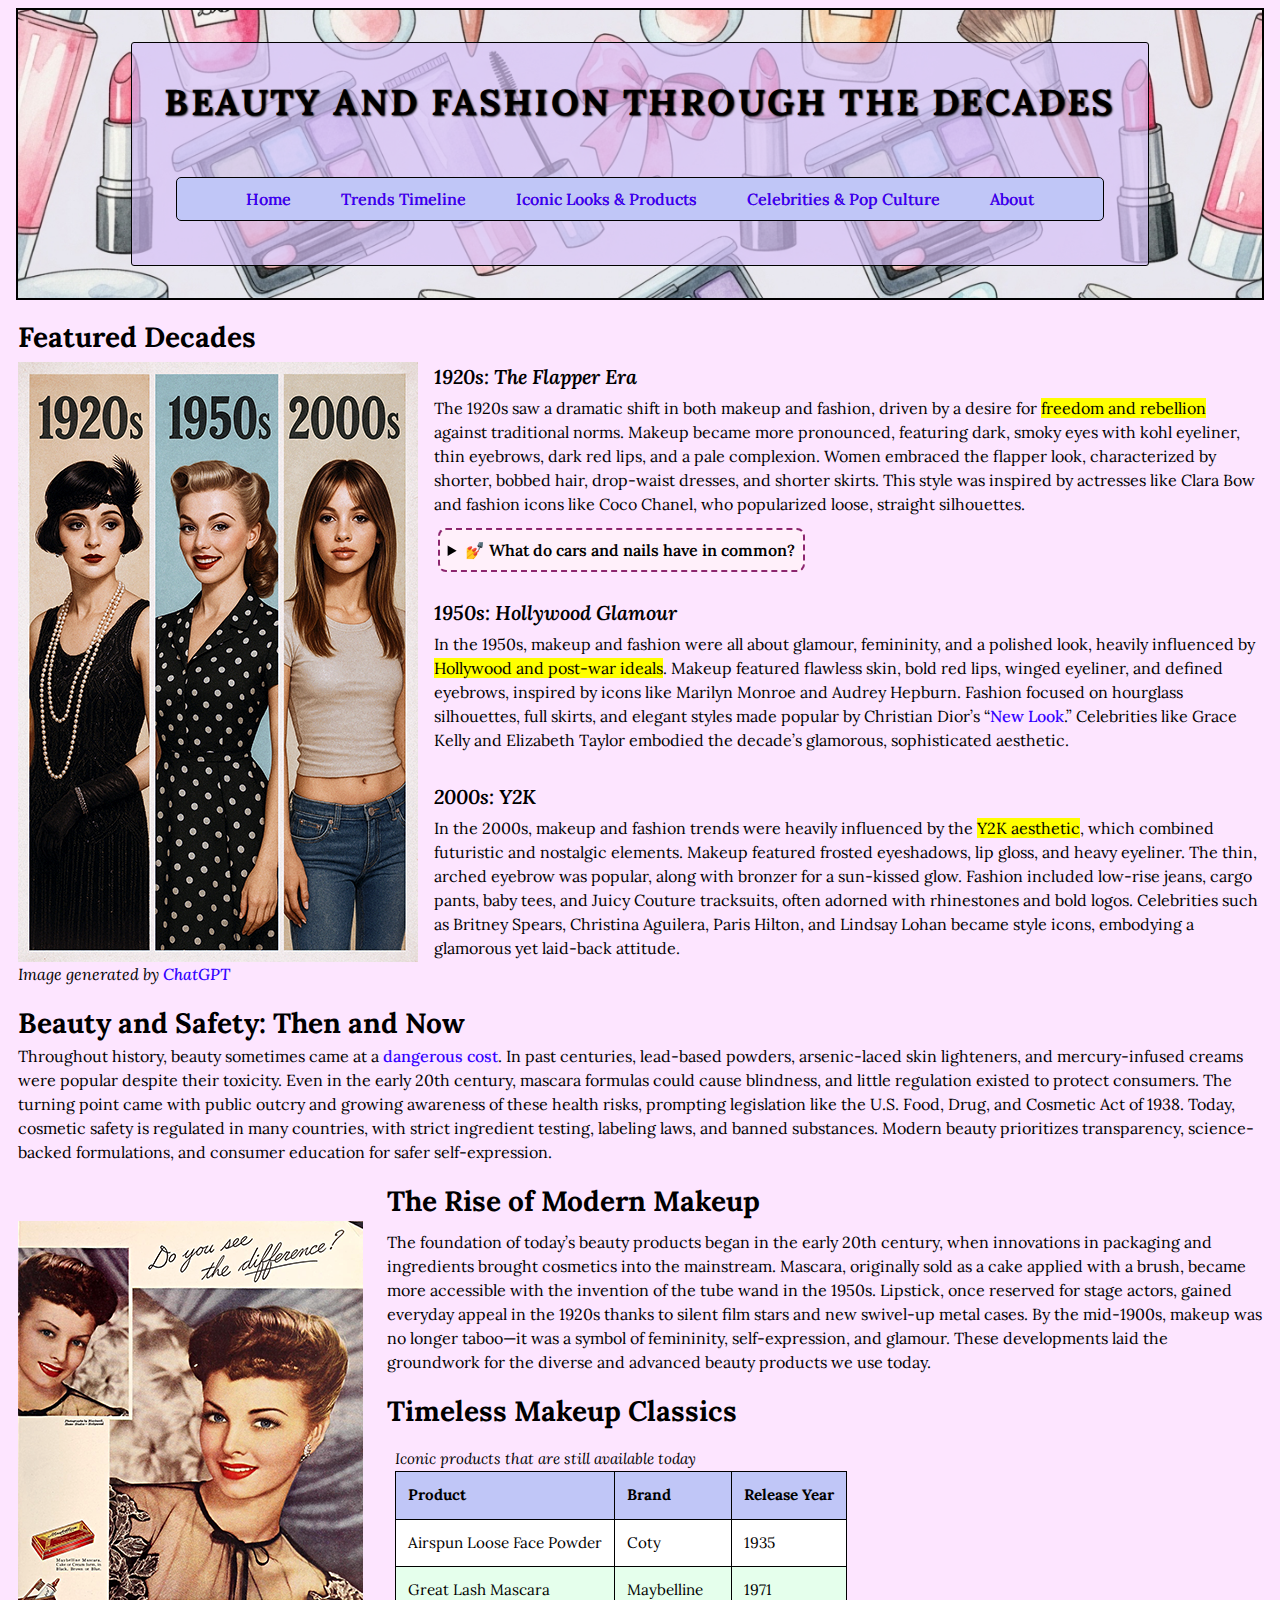
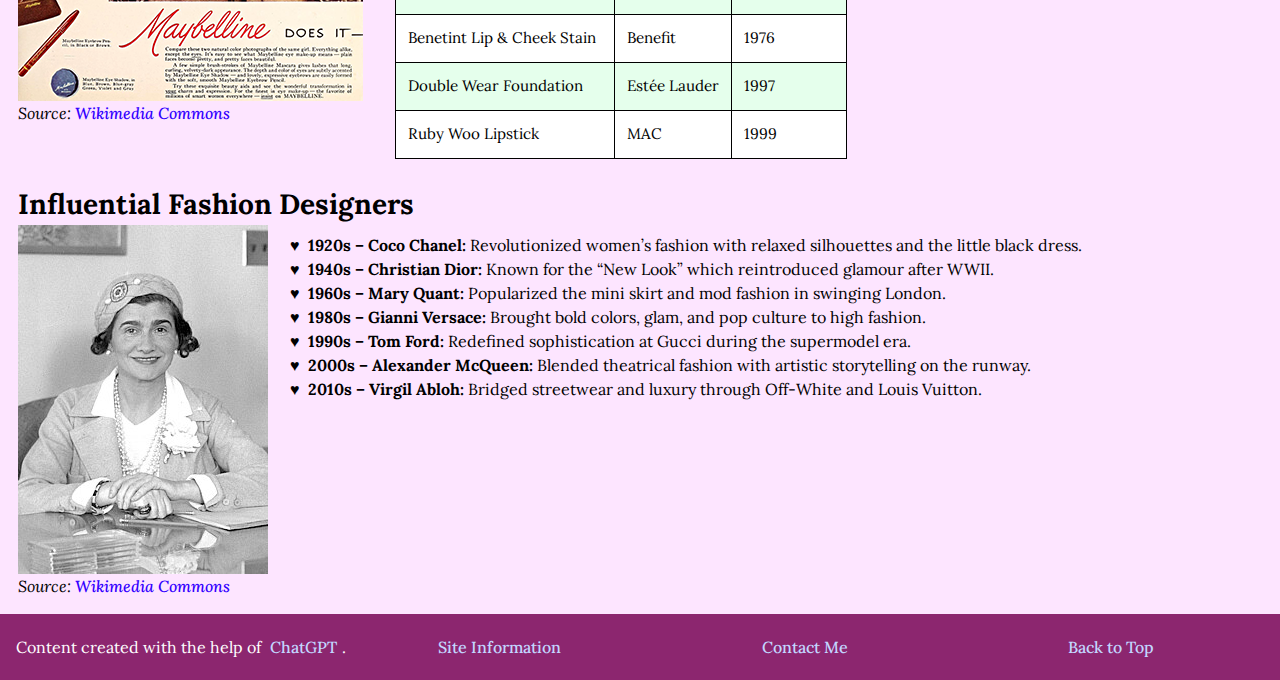
<file: final/index.html>
<!DOCTYPE html>
<html lang="en">
<head>
    <meta charset="UTF-8">
    <meta name="viewport" content="width=device-width, initial-scale=1.0">
    <meta name="description" content="Explore the evolution of makeup and fashion from vintage glam to modern trends.">
    <title>Beauty Trends Through Time</title>
    <link rel="stylesheet" href="css/styles.css">
</head>
<body>
    <header class="hero">
        <div class="container">
            <h1>Beauty and Fashion Through the Decades</h1>
            <nav>
                <h2>Menu</h2>
                <ul>
                    <li>
                        <a href="index.html">Home</a>
                    </li>
                    <li>
                        <a href="trends-timeline.html">Trends Timeline</a>
                    </li>
                    <li>
                        <a href="iconic-looks.html">Iconic Looks & Products</a>
                    </li>
                    <li>
                        <a href="pop-culture.html">Celebrities & Pop Culture</a>
                    </li>
                    <li>
                        <a href="about.html">About</a>
                    </li>                    
                </ul>
            </nav>
        </div>
    </header>
    <main>
        <section class="featured-decades-grid">
            <h2>Featured Decades</h2>
            <figure>
                <img src="img/featured-decades.png" alt="A three-column collage featuring waist-up portraits of women styled to represent different fashion eras. The first column shows a 1920s flapper with a bob haircut and beaded dress, the second a 1950s woman with curled hair and a polka dot outfit, and the third a 2000s woman with straight layered hair and a casual baby tee." title="Featured Decades" width="400" height="600">
                <figcaption>Image generated by <a href="https://chatgpt.com/" target="_blank">ChatGPT</a></figcaption>
            </figure>
            <article>
                <h3>1920s: The Flapper Era</h3>
                <p>The 1920s saw a dramatic shift in both makeup and fashion, driven by a desire for <mark>freedom and rebellion</mark> against traditional norms. Makeup became more pronounced, featuring dark, smoky eyes with kohl eyeliner, thin eyebrows, dark red lips, and a pale complexion. Women embraced the flapper look, characterized by shorter, bobbed hair, drop-waist dresses, and shorter skirts. This style was inspired by actresses like Clara Bow and fashion icons like Coco Chanel, who popularized loose, straight silhouettes.</p>
                <details>
                    <summary>💅 What do cars and nails have in common?</summary>
                    <p>Modern nail polish was developed in the 1920s using nitrocellulose—the same glossy, fast-drying formula found in car paint. It gave rise to the first-ever red polish: Revlon’s iconic “Cherries in the Snow.”</p>
                </details>
            </article>
            <article>
                <h3>1950s: Hollywood Glamour</h3>
                <p>In the 1950s, makeup and fashion were all about glamour, femininity, and a polished look, heavily influenced by <mark>Hollywood and post-war ideals</mark>. Makeup featured flawless skin, bold red lips, winged eyeliner, and defined eyebrows, inspired by icons like Marilyn Monroe and Audrey Hepburn. Fashion focused on hourglass silhouettes, full skirts, and elegant styles made popular by Christian Dior’s “<a href="https://artsandculture.google.com/story/christian-dior-the-new-look-the-metropolitan-museum-of-art/kwWhkHJ-Ok8UIg" target="_blank">New Look</a>.” Celebrities like Grace Kelly and Elizabeth Taylor embodied the decade’s glamorous, sophisticated aesthetic.</p>
            </article>
            <article>
                <h3>2000s: Y2K</h3>
                <p>In the 2000s, makeup and fashion trends were heavily influenced by the <mark>Y2K aesthetic</mark>, which combined futuristic and nostalgic elements. Makeup featured frosted eyeshadows, lip gloss, and heavy eyeliner. The thin, arched eyebrow was popular, along with bronzer for a sun-kissed glow. Fashion included low-rise jeans, cargo pants, baby tees, and Juicy Couture tracksuits, often adorned with rhinestones and bold logos. Celebrities such as Britney Spears, Christina Aguilera, Paris Hilton, and Lindsay Lohan became style icons, embodying a glamorous yet laid-back attitude.</p>
            </article>
        </section>
        <section>
            <h2>Beauty and Safety: Then and Now</h2>
            <p>Throughout history, beauty sometimes came at a <a href="cosmetics-history.html">dangerous cost</a>. In past centuries, lead-based powders, arsenic-laced skin lighteners, and mercury-infused creams were popular despite their toxicity. Even in the early 20th century, mascara formulas could cause blindness, and little regulation existed to protect consumers. The turning point came with public outcry and growing awareness of these health risks, prompting legislation like the U.S. Food, Drug, and Cosmetic Act of 1938. Today, cosmetic safety is regulated in many countries, with strict ingredient testing, labeling laws, and banned substances. Modern beauty prioritizes transparency, science-backed formulations, and consumer education for safer self-expression.</p>
        </section>          
        <section class="modern-makeup-grid">
            <h2>The Rise of Modern Makeup</h2>
            <figure>
                <img src="img/maybelline-ad.png" alt="1946 vintage Maybelline advertisement featuring a side-by-side comparison of the same woman before and after applying Maybelline eye makeup." title="Vintage Maybelline Ad" width="345" height="480" loading="lazy">
                <figcaption>Source: <a href="https://commons.wikimedia.org/wiki/File:Maybelline_-_Do_you_see_the_difference,_1946.jpg" target="_blank">Wikimedia Commons</a></figcaption>
            </figure>
            <p>The foundation of today’s beauty products began in the early 20th century, when innovations in packaging and ingredients brought cosmetics into the mainstream. Mascara, originally sold as a cake applied with a brush, became more accessible with the invention of the tube wand in the 1950s. Lipstick, once reserved for stage actors, gained everyday appeal in the 1920s thanks to silent film stars and new swivel-up metal cases. By the mid-1900s, makeup was no longer taboo—it was a symbol of femininity, self-expression, and glamour. These developments laid the groundwork for the diverse and advanced beauty products we use today.</p>
            <h2>Timeless Makeup Classics</h2>
            <table>
                <caption>Iconic products that are still available today</caption>
                <thead>
                    <tr>
                        <th>Product</th>
                        <th>Brand</th>
                        <th>Release Year</th>
                    </tr>
                </thead>
                <tbody>
                    <tr>
                        <td>Airspun Loose Face Powder</td>
                        <td>Coty</td>
                        <td><time datetime="1935">1935</time></td>
                    </tr>
                    <tr>
                        <td>Great Lash Mascara</td>
                        <td>Maybelline</td>
                        <td><time datetime="1971">1971</time></td>
                    </tr>
                    <tr>
                        <td>Benetint Lip & Cheek Stain</td>
                        <td>Benefit</td>
                        <td><time datetime="1976">1976</time></td>
                    </tr>
                    <tr>
                        <td>Double Wear Foundation</td>
                        <td>Estée Lauder</td>
                        <td><time datetime="1997">1997</time></td>
                    </tr>
                    <tr>
                        <td>Ruby Woo Lipstick</td>
                        <td>MAC</td>
                        <td><time datetime="1999">1999</time></td>
                    </tr>
                </tbody>
            </table>
        </section>
        <section class="fashion-designers-grid">
            <h2>Influential Fashion Designers</h2>
            <figure>
                <img src="img/coco-chanel.jpg" alt="Coco Chanel sitting at a desk." title="Coco Chanel" width="250" height="349" loading="lazy">
                <figcaption>Source: <a href="https://commons.wikimedia.org/wiki/File:Coco_Chanel_in_Los_Angeles,_1931_(cropped).jpg" target="_blank">Wikimedia Commons</a></figcaption>
            </figure>
                <ul>
                    <li><strong>1920s – Coco Chanel:</strong> Revolutionized women’s fashion with relaxed silhouettes and the little black dress.</li>
                    <li><strong>1940s – Christian Dior:</strong> Known for the “New Look” which reintroduced glamour after WWII.</li>
                    <li><strong>1960s – Mary Quant:</strong> Popularized the mini skirt and mod fashion in swinging London.</li>
                    <li><strong>1980s – Gianni Versace:</strong> Brought bold colors, glam, and pop culture to high fashion.</li>
                    <li><strong>1990s – Tom Ford:</strong> Redefined sophistication at Gucci during the supermodel era.</li>
                    <li><strong>2000s – Alexander McQueen:</strong> Blended theatrical fashion with artistic storytelling on the runway.</li>
                    <li><strong>2010s – Virgil Abloh:</strong> Bridged streetwear and luxury through Off-White and Louis Vuitton.</li>
            </ul>
        </section>
    </main>
    <footer>
        <p>
            Content created with the help of <a href="https://chatgpt.com/" target="_blank">ChatGPT</a>.
        </p>
        <p>
            <a href="site.html">Site Information</a>
        </p>
        <p>
            <a href="contact.html">Contact Me</a>
        </p>
        <p>
            <a href="#">Back to Top</a>
        </p>
    </footer>
</body>
</html>
</file>
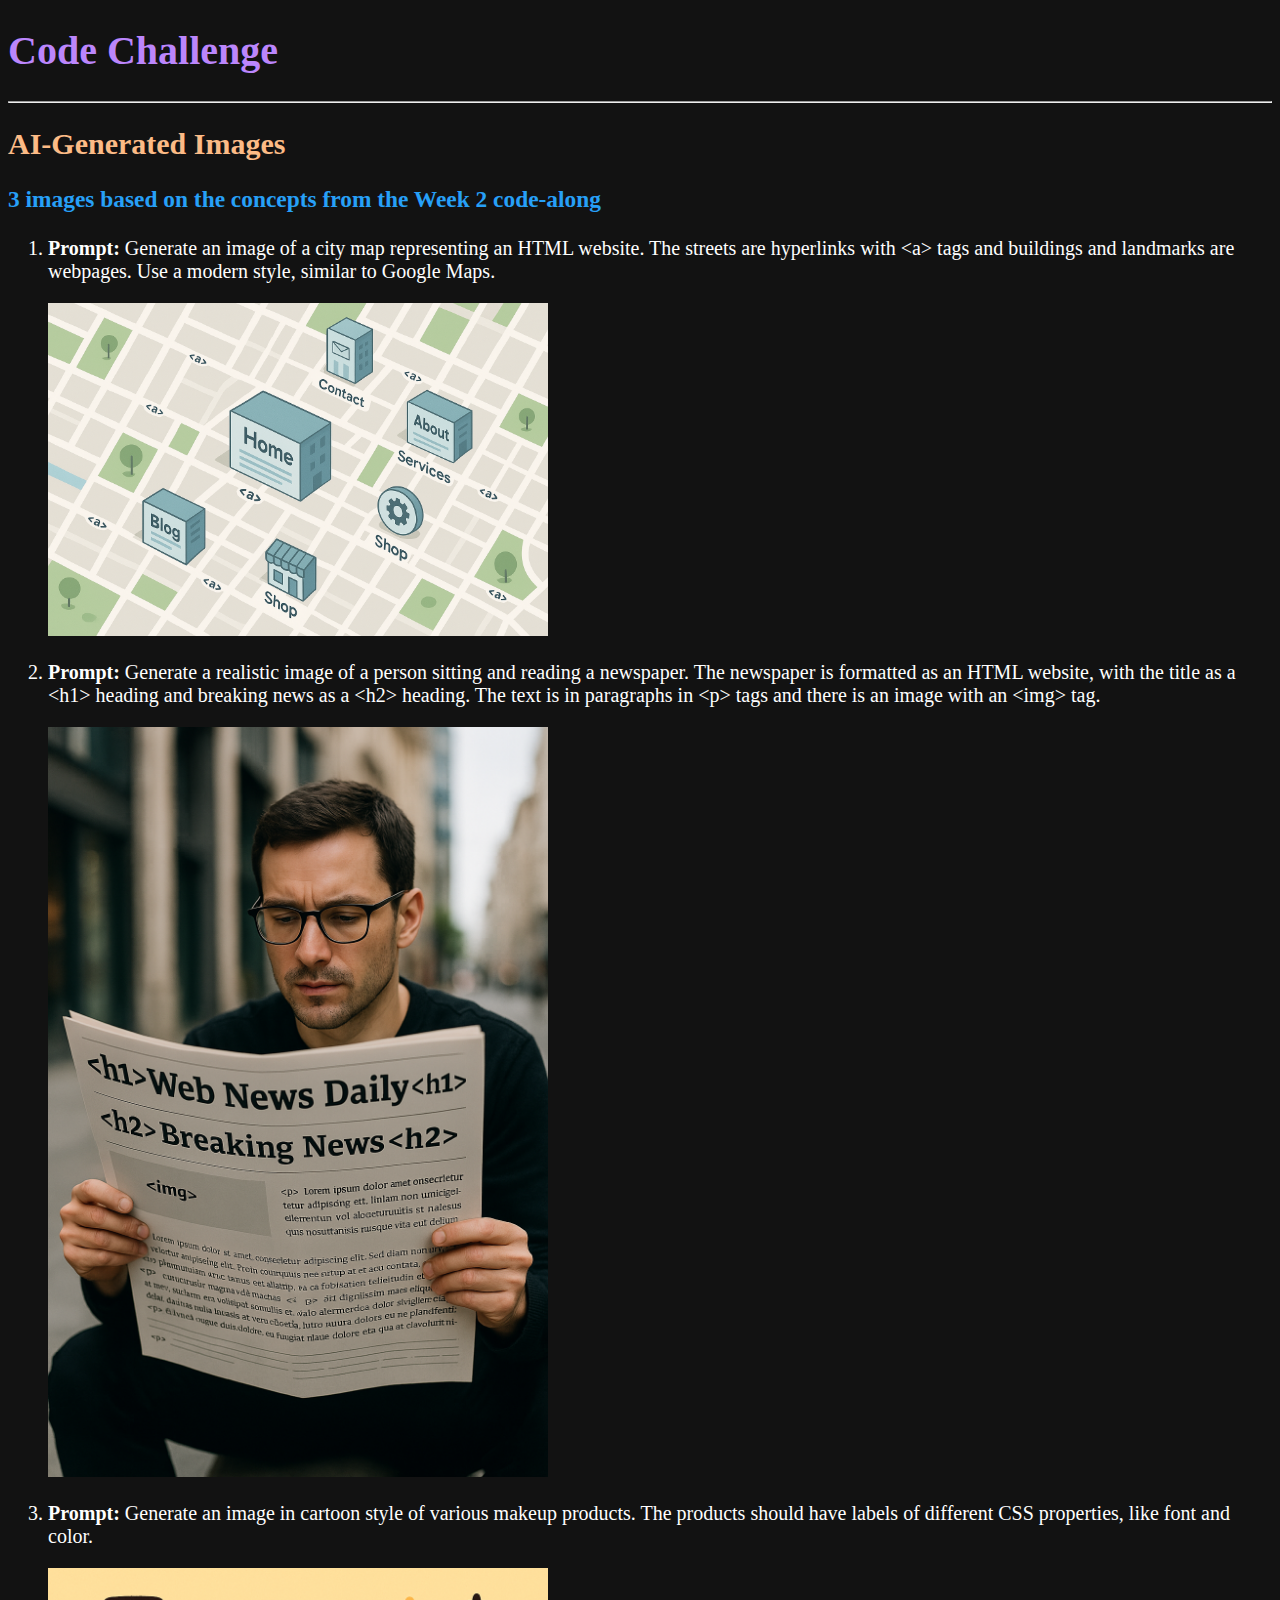
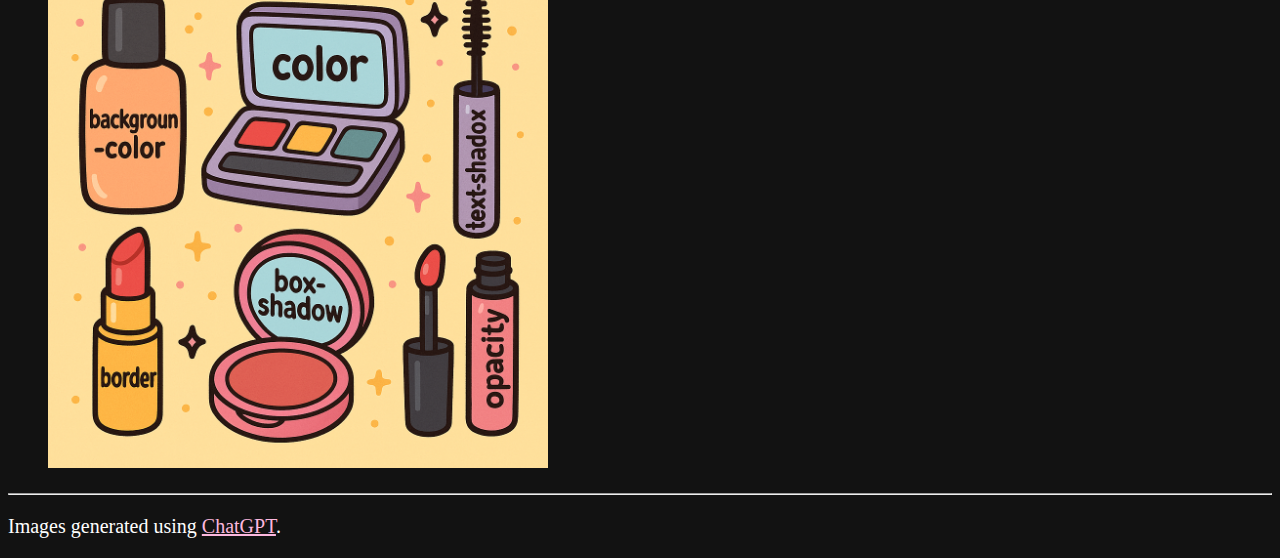
<file: w3/index.html>
<!DOCTYPE html>
<html lang="en">

<head>
    <meta charset="UTF-8">
    <meta name="description" content="Week 3 Attendance">
    <title>w3 - attendance</title>
    <link rel="stylesheet" href="style.css" type="text/css">
</head>

<body>
    <h1>Code Challenge</h1>

    <hr>

    <h2>AI-Generated Images</h2>

    <h3>3 images based on the concepts from the Week 2 code-along</h3>
    
    <ol>
        <li>
            <p><strong>Prompt:</strong> Generate an image of a city map representing an HTML website. The streets are hyperlinks with &lt;a&gt; tags and buildings and landmarks are webpages. Use a modern style, similar to Google Maps.</p>
            <img src="../img/html_map.png" alt="A city map representing a website. Streets are hyperlinks labeled with 'a' tags, and buildings and landmarks represent different webpages.">
        </li>
        <li>
            <p><strong>Prompt:</strong> Generate a realistic image of a person sitting and reading a newspaper. The newspaper is formatted as an HTML website, with the title as a &lt;h1&gt; heading and breaking news as a &lt;h2&gt; heading. The text is in paragraphs in &lt;p&gt; tags and there is an image with an &lt;img&gt; tag.</p>
            <img src="../img/web_news.png" alt="A realistic image of a person sitting and reading a newspaper. The newspaper is formatted as an HTML website, with heading, paragraph, and image tags.">
        </li>
        <li>
            <p><strong>Prompt:</strong> Generate an image in cartoon style of various makeup products. The products should have labels of different CSS properties, like font and color.</p>
            <img src="../img/css_makeup.png" alt="A cartoon image of different makeup products, each labeled with a CSS property.">
        </li>
    </ol>

    <hr>

    <p>
        Images generated using <a href="https://chatgpt.com" target="_blank">ChatGPT</a>.
    </p>
</body>

</html>
</file>
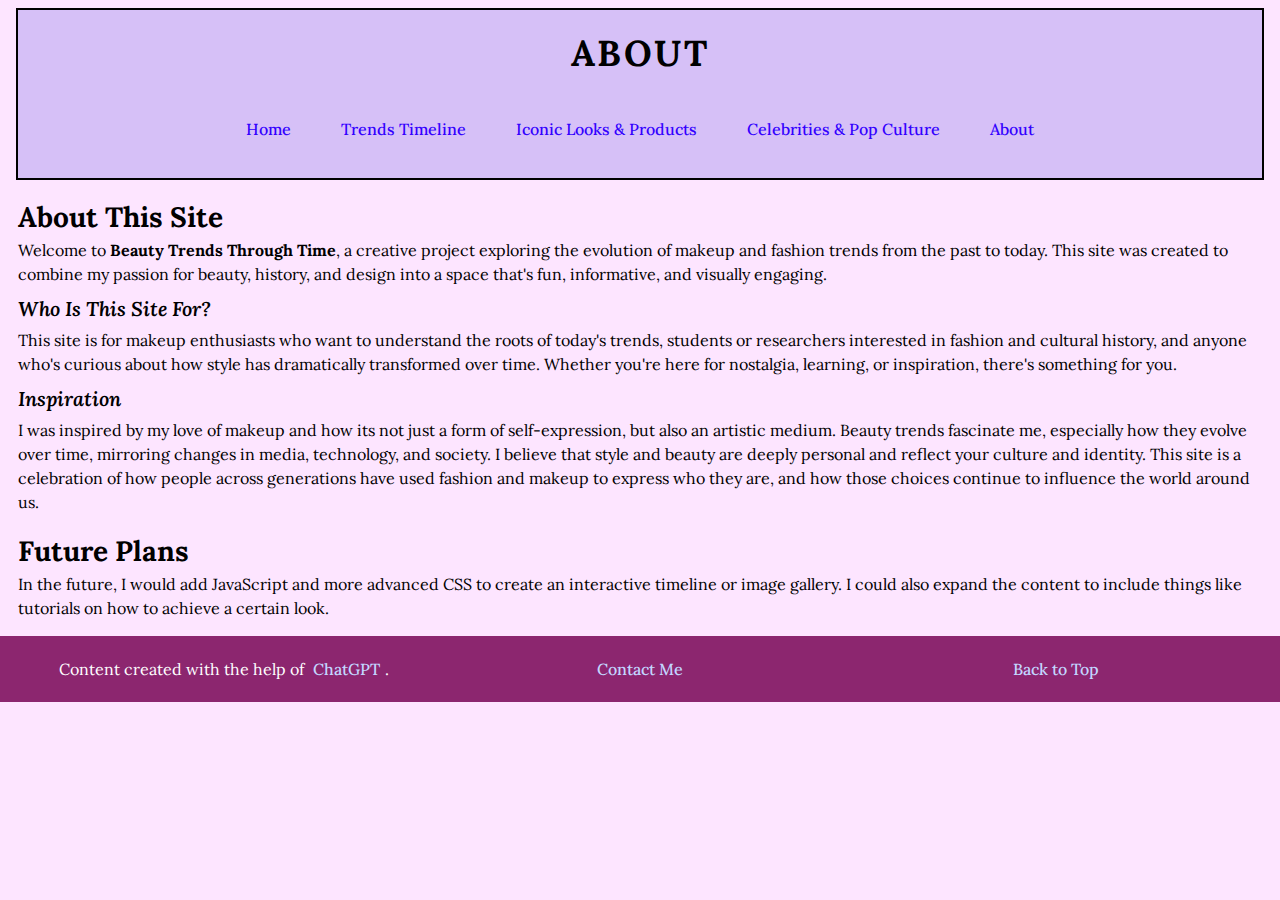
<file: final/about.html>
<!DOCTYPE html>
<html lang="en">
<head>
    <meta charset="UTF-8">
    <meta name="viewport" content="width=device-width, initial-scale=1.0">
    <title>About This Site</title>
    <link rel="stylesheet" href="css/styles.css">
</head>
<body>
    <header>
        <h1>About</h1>
        <nav>
            <h2>Menu</h2>
            <ul>
                <li>
                    <a href="index.html">Home</a>
                </li>
                <li>
                    <a href="trends-timeline.html">Trends Timeline</a>
                </li>
                <li>
                    <a href="iconic-looks.html">Iconic Looks & Products</a>
                </li>
                <li>
                    <a href="pop-culture.html">Celebrities & Pop Culture</a>
                </li>
                <li>
                    <a href="about.html">About</a>
                </li>
            </ul>
        </nav>
    </header>
    <main>
        <section>
            <h2>About This Site</h2>
            <p>Welcome to <strong>Beauty Trends Through Time</strong>, a creative project exploring the evolution of makeup and fashion trends from the past to today. This site was created to combine my passion for beauty, history, and design into a space that's fun, informative, and visually engaging.</p>
            <h3>Who Is This Site For?</h3>
            <p>This site is for makeup enthusiasts who want to understand the roots of today's trends, students or researchers interested in fashion and cultural history, and anyone who's curious about how style has dramatically transformed over time. Whether you're here for nostalgia, learning, or inspiration, there's something for you.</p>
            <h3>Inspiration</h3>
            <p>I was inspired by my love of makeup and how its not just a form of self-expression, but also an artistic medium. Beauty trends fascinate me, especially how they evolve over time, mirroring changes in media, technology, and society. I believe that style and beauty are deeply personal and reflect your culture and identity. This site is a celebration of how people across generations have used fashion and makeup to express who they are, and how those choices continue to influence the world around us.</p>
        </section>
        <section>
            <h2>Future Plans</h2>
            <p>In the future, I would add JavaScript and more advanced CSS to create an interactive timeline or image gallery. I could also expand the content to include things like tutorials on how to achieve a certain look.</p>
        </section>
    </main>
    <footer>
        <p>
            Content created with the help of <a href="https://chatgpt.com/" target="_blank">ChatGPT</a>.
        </p>
        <p>
            <a href="contact.html">Contact Me</a>
        </p>
        <p>
            <a href="#">Back to Top</a>
        </p>
    </footer>
</body>
</html>
</file>
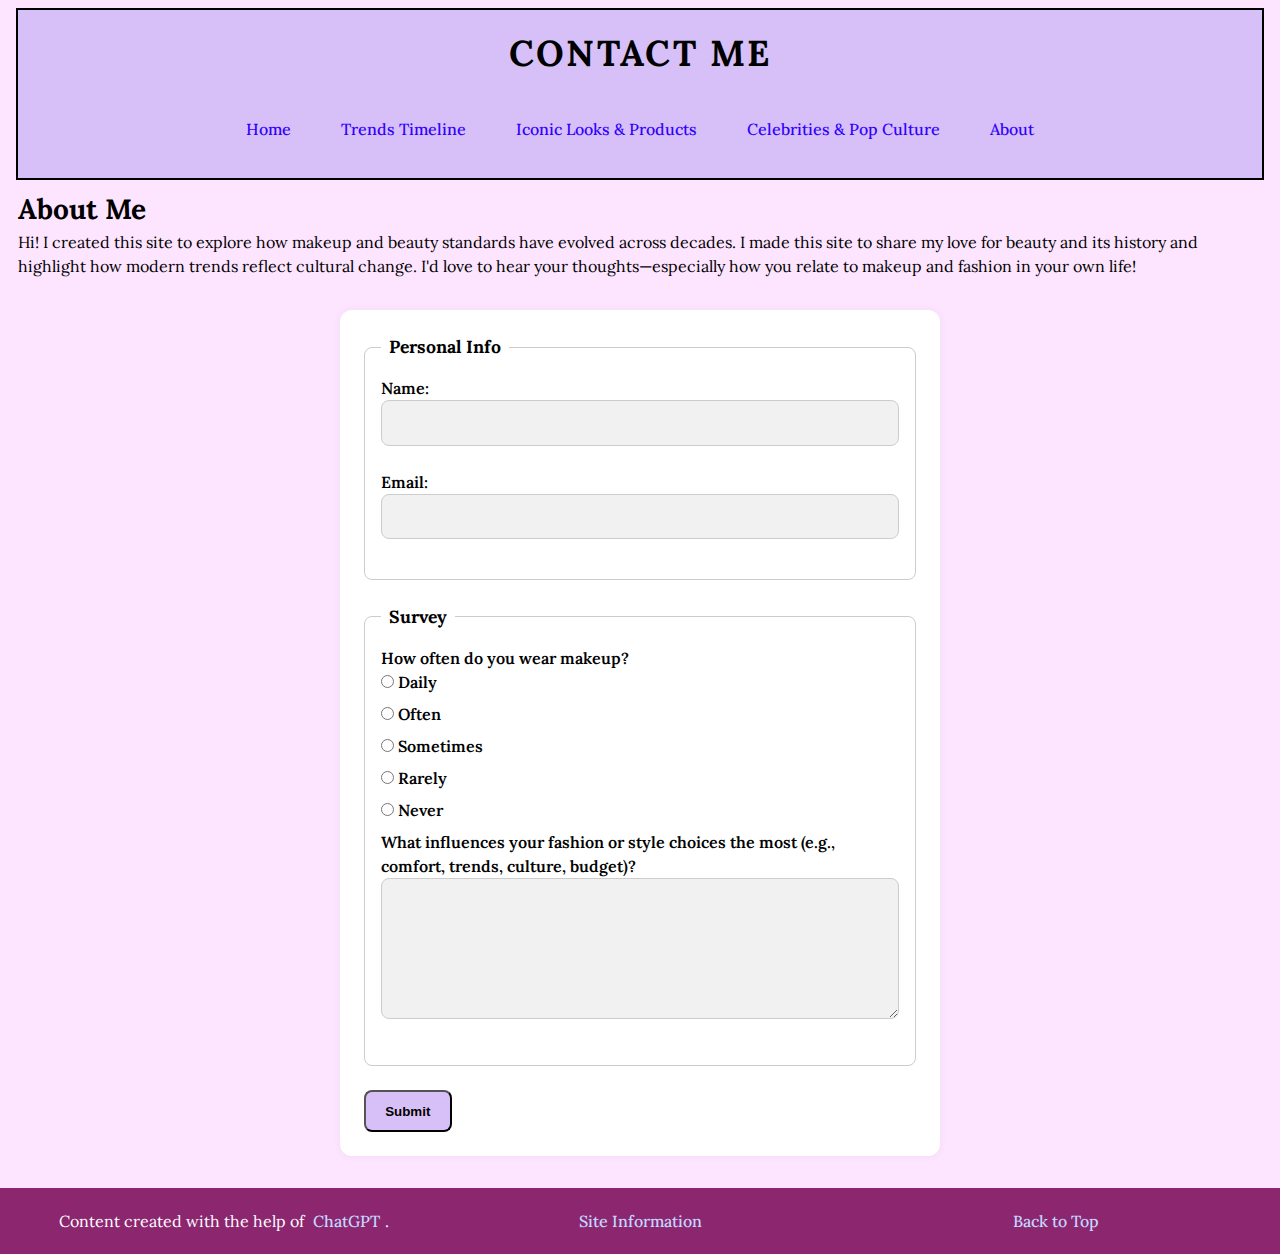
<file: final/contact.html>
<!DOCTYPE html>
<html lang="en">
<head>
    <meta charset="UTF-8">
    <meta name="viewport" content="width=device-width, initial-scale=1.0">
    <title>Contact</title>
    <link rel="stylesheet" href="css/styles.css">
</head>
<body>
    <header>
        <h1>Contact Me</h1>
        <nav>
            <h2>Menu</h2>
            <ul>
                <li>
                    <a href="index.html">Home</a>
                </li>
                <li>
                    <a href="trends-timeline.html">Trends Timeline</a>
                </li>
                <li>
                    <a href="iconic-looks.html">Iconic Looks & Products</a>
                </li>
                <li>
                    <a href="pop-culture.html">Celebrities & Pop Culture</a>
                </li>
                <li>
                    <a href="about.html">About</a>
                </li>
            </ul>
        </nav>
    </header>
    <main>
        <h2>About Me</h2>
        <p>Hi! I created this site to explore how makeup and beauty standards have evolved across decades. I made this site to share my love for beauty and its history and highlight how modern trends reflect cultural change. I'd love to hear your thoughts—especially how you relate to makeup and fashion in your own life!</p>
        <form action="https://httpbin.org/get" method="get">
            <fieldset>
                <legend>Personal Info</legend>
                    <p>
                        <label for="name">Name:</label>
                        <input type="text" name="name" id="name" autocomplete="on" required>                    
                    </p>
                    <p>
                        <label for="email">Email:</label>
                        <input type="email" name="email" id="email" autocomplete="on" required>                    
                    </p>
            </fieldset>
            <fieldset>
                <legend>Survey</legend>
                    <label for="makeup-frequency">How often do you wear makeup?</label>
                    <p>
                        <input type="radio" name="makeup-frequency" id="daily" value="daily" required />
                        <label for="daily">Daily</label>
                    </p>
                    <p>
                        <input type="radio" name="makeup-frequency" id="often" value="often" />
                        <label for="often">Often</label>
                    </p>
                    <p>
                        <input type="radio" name="makeup-frequency" id="sometimes" value="sometimes" />
                        <label for="sometimes">Sometimes</label>
                    </p>
                    <p>
                        <input type="radio" name="makeup-frequency" id="rarely" value="rarely" />
                        <label for="rarely">Rarely</label>
                    </p>
                    <p>
                        <input type="radio" name="makeup-frequency" id="never" value="never" />
                        <label for="never">Never</label>
                    </p>
                    <p>
                        <label for="question">What influences your fashion or style choices the most (e.g., comfort, trends, culture, budget)?</label>
                        <br>
                        <textarea name="question" id="question" cols="30" rows="5" required></textarea>
                    </p>
            </fieldset>
            <button type="submit">Submit</button>
        </form>
    </main>
    <footer>
        <p>
            Content created with the help of <a href="https://chatgpt.com/" target="_blank">ChatGPT</a>.
        </p>
        <p>
            <a href="site.html">Site Information</a>
        </p>
        <p>
            <a href="#">Back to Top</a>
        </p>
    </footer>
</body>
</html>
</file>
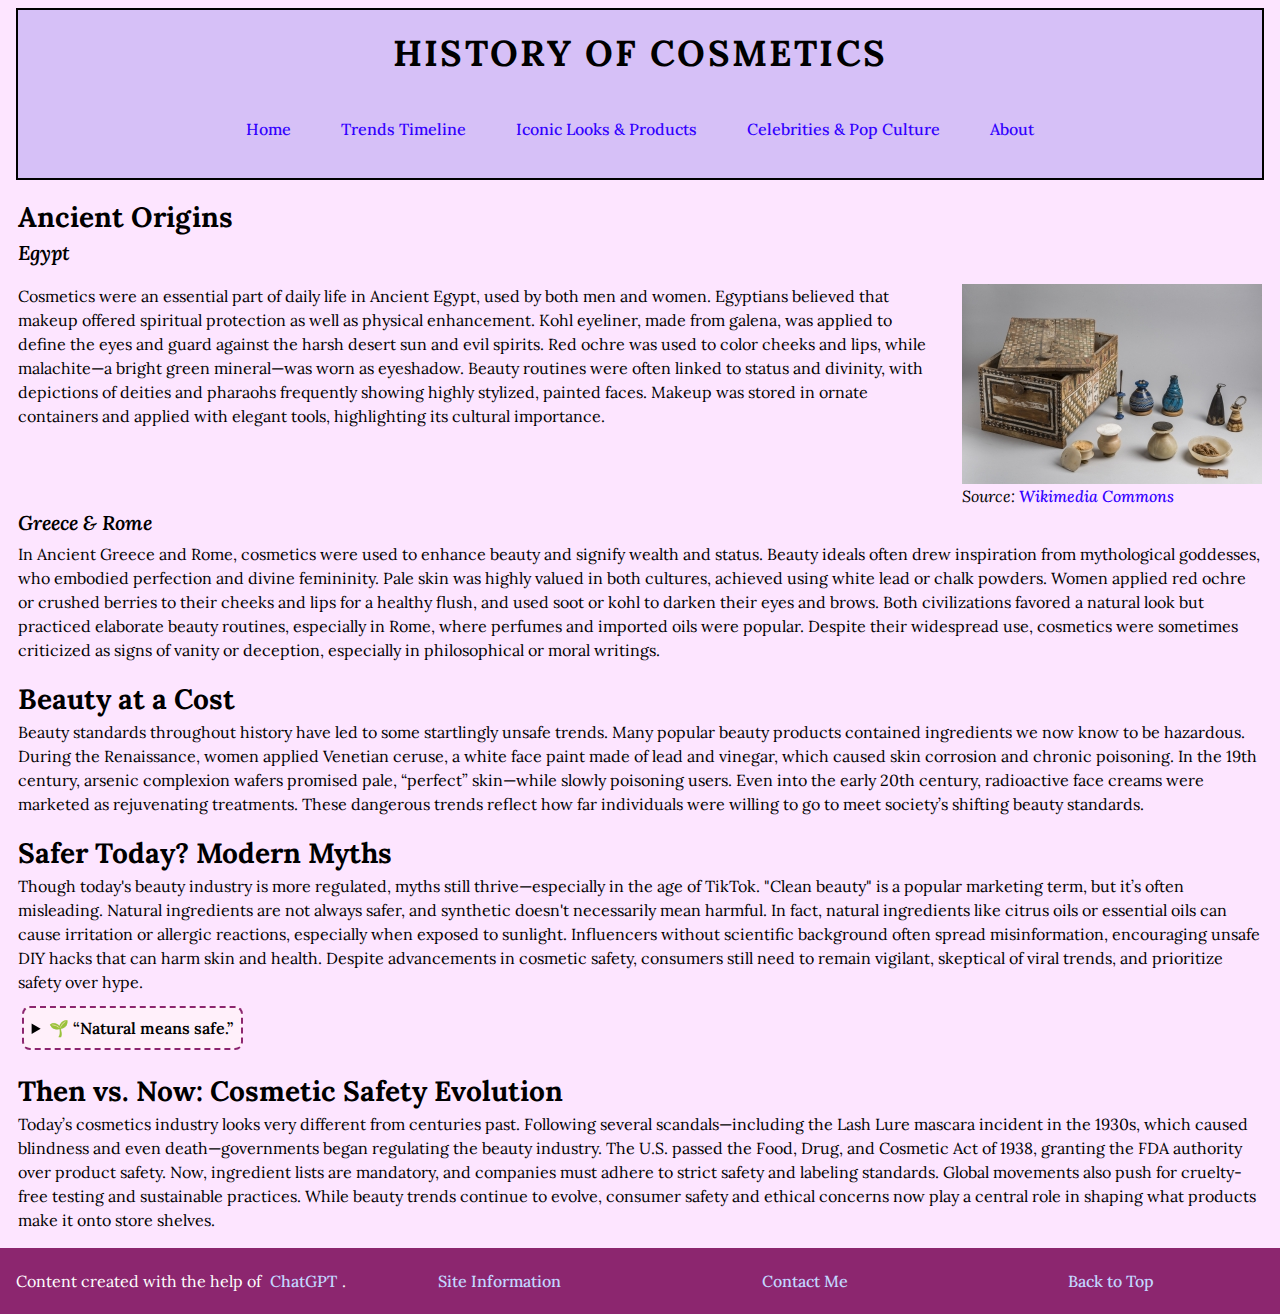
<file: final/cosmetics-history.html>
<!DOCTYPE html>
<html lang="en">
<head>
    <meta charset="UTF-8">
    <meta name="viewport" content="width=device-width, initial-scale=1.0">
    <meta name="description" content="Explore the fascinating history of cosmetics alongside the dangerous beauty myths and hazardous ingredients of the past.">
    <title>Painted Faces: A History of Cosmetics and Beauty Dangers</title>
    <link rel="stylesheet" href="css/styles.css">
</head>
<body>
    <header>
        <h1>History of Cosmetics</h1>
        <nav>
            <h2>Menu</h2>
            <ul>
                <li>
                    <a href="index.html">Home</a>
                </li>
                <li>
                    <a href="trends-timeline.html">Trends Timeline</a>
                </li>
                <li>
                    <a href="iconic-looks.html">Iconic Looks & Products</a>
                </li>
                <li>
                    <a href="pop-culture.html">Celebrities & Pop Culture</a>
                </li>
                <li>
                    <a href="about.html">About</a>
                </li>
            </ul>
        </nav>
    </header>
    <main>
        <section>
            <h2>Ancient Origins</h2>
            <article class="egypt-grid">
                <h3>Egypt</h3>
                <figure>
                    <img src="img/egypt-beauty-box.jpg" alt="Merit's cosmetic box with contents including kohl tube." title="Ancient Egypt Cosmetic Box" width="300" height="200">
                    <figcaption>Source: <a href="https://commons.wikimedia.org/wiki/File:Beauty-case,_wood_-_Museo_Egizio_Turin_S_8479_p04.jpg" target="_blank">Wikimedia Commons</a></figcaption>
                </figure>
                <p>Cosmetics were an essential part of daily life in Ancient Egypt, used by both men and women. Egyptians believed that makeup offered spiritual protection as well as physical enhancement. Kohl eyeliner, made from galena, was applied to define the eyes and guard against the harsh desert sun and evil spirits. Red ochre was used to color cheeks and lips, while malachite—a bright green mineral—was worn as eyeshadow. Beauty routines were often linked to status and divinity, with depictions of deities and pharaohs frequently showing highly stylized, painted faces. Makeup was stored in ornate containers and applied with elegant tools, highlighting its cultural importance.</p>
            </article>
            <article>
                <h3>Greece & Rome</h3>
                <p>In Ancient Greece and Rome, cosmetics were used to enhance beauty and signify wealth and status. Beauty ideals often drew inspiration from mythological goddesses, who embodied perfection and divine femininity. Pale skin was highly valued in both cultures, achieved using white lead or chalk powders. Women applied red ochre or crushed berries to their cheeks and lips for a healthy flush, and used soot or kohl to darken their eyes and brows. Both civilizations favored a natural look but practiced elaborate beauty routines, especially in Rome, where perfumes and imported oils were popular. Despite their widespread use, cosmetics were sometimes criticized as signs of vanity or deception, especially in philosophical or moral writings.</p>
            </article>
        </section>
        <section>
            <h2>Beauty at a Cost</h2>
            <p>Beauty standards throughout history have led to some startlingly unsafe trends. Many popular beauty products contained ingredients we now know to be hazardous. During the Renaissance, women applied Venetian ceruse, a white face paint made of lead and vinegar, which caused skin corrosion and chronic poisoning. In the 19th century, arsenic complexion wafers promised pale, “perfect” skin—while slowly poisoning users. Even into the early 20th century, radioactive face creams were marketed as rejuvenating treatments. These dangerous trends reflect how far individuals were willing to go to meet society’s shifting beauty standards.</p>
        </section>
        <section>
            <h2>Safer Today? Modern Myths</h2>
            <p>Though today's beauty industry is more regulated, myths still thrive—especially in the age of TikTok. "Clean beauty" is a popular marketing term, but it’s often misleading. Natural ingredients are not always safer, and synthetic doesn't necessarily mean harmful. In fact, natural ingredients like citrus oils or essential oils can cause irritation or allergic reactions, especially when exposed to sunlight. Influencers without scientific background often spread misinformation, encouraging unsafe DIY hacks that can harm skin and health. Despite advancements in cosmetic safety, consumers still need to remain vigilant, skeptical of viral trends, and prioritize safety over hype.</p>
            <details>
                <summary>🌱 “Natural means safe.”</summary>
                <p>Not always—arsenic and lead are natural too. Always check ingredient sources and safety ratings.</p>
            </details>
        </section>
        <section>
            <h2>Then vs. Now: Cosmetic Safety Evolution</h2>
            <p>Today’s cosmetics industry looks very different from centuries past. Following several scandals—including the Lash Lure mascara incident in the 1930s, which caused blindness and even death—governments began regulating the beauty industry. The U.S. passed the Food, Drug, and Cosmetic Act of 1938, granting the FDA authority over product safety. Now, ingredient lists are mandatory, and companies must adhere to strict safety and labeling standards. Global movements also push for cruelty-free testing and sustainable practices. While beauty trends continue to evolve, consumer safety and ethical concerns now play a central role in shaping what products make it onto store shelves.</p>
        </section>
    </main>
    <footer>
        <p>
            Content created with the help of <a href="https://chatgpt.com/" target="_blank">ChatGPT</a>.
        </p>
        <p>
            <a href="site.html">Site Information</a>
        </p>
        <p>
            <a href="contact.html">Contact Me</a>
        </p>
        <p>
            <a href="#">Back to Top</a>
        </p>
    </footer>
</body>
</html>
</file>
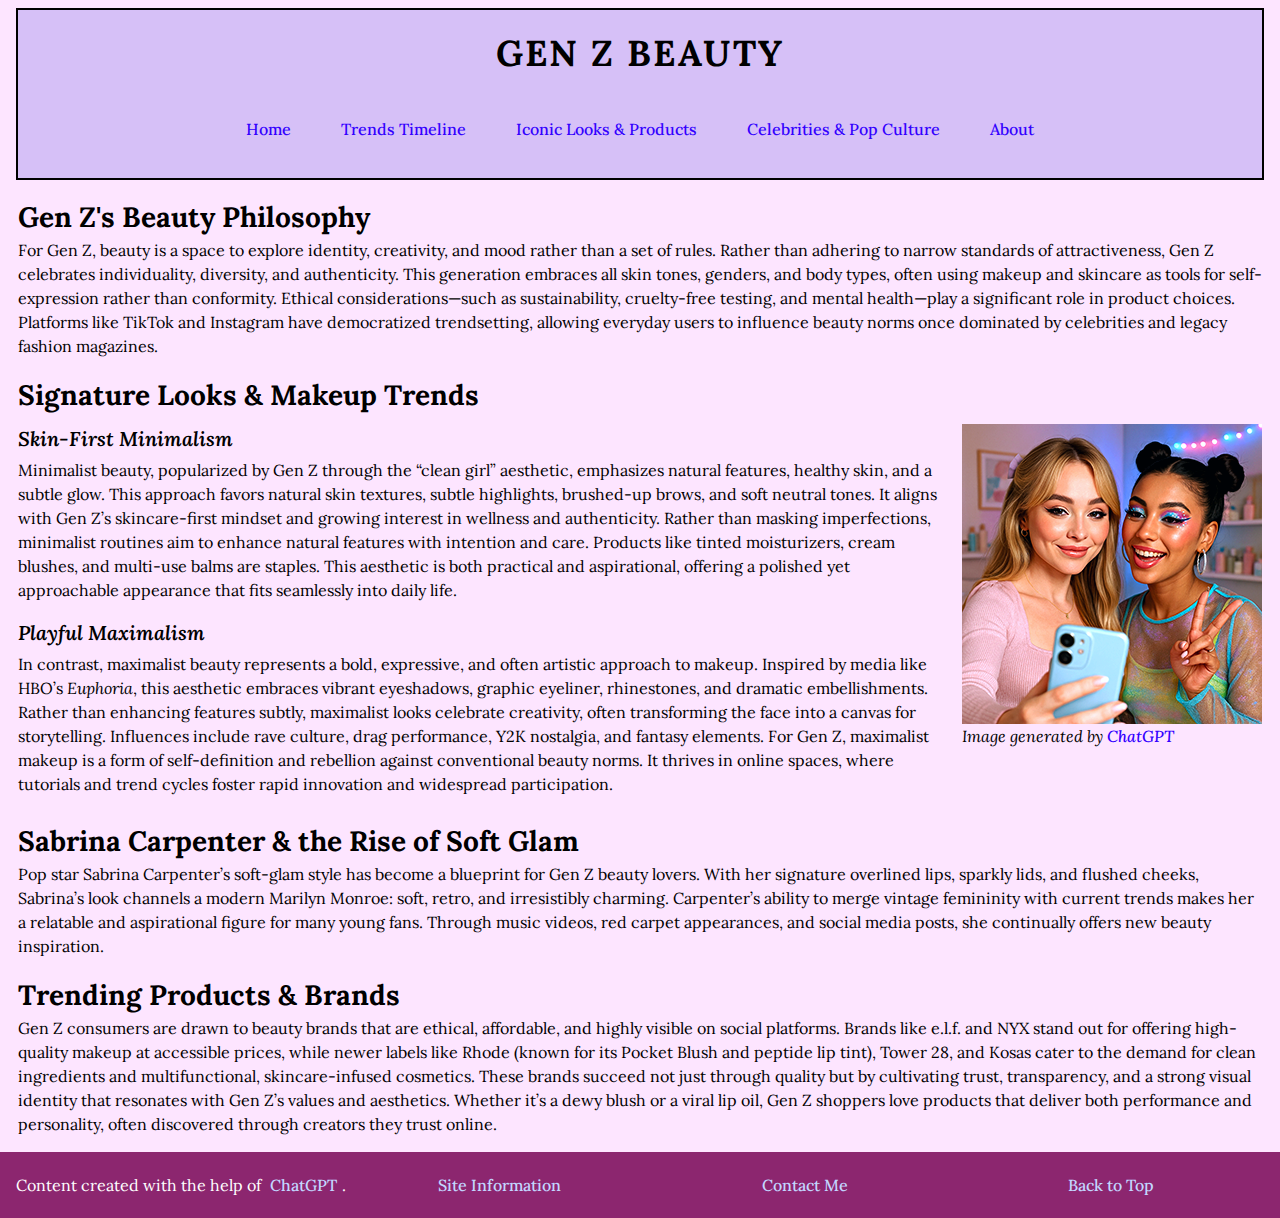
<file: final/gen-z-beauty.html>
<!DOCTYPE html>
<html lang="en">
<head>
    <meta charset="UTF-8">
    <meta name="viewport" content="width=device-width, initial-scale=1.0">
    <title>Gen Z Beauty</title>
    <meta name="description" content="Explore Gen Z’s bold and expressive beauty trends, from clean girl aesthetics to Y2K revivals, with influences from stars like Sabrina Carpenter.">
    <link rel="stylesheet" href="css/styles.css">
</head>
<body>
    <header>
        <h1>Gen Z Beauty</h1>
        <nav>
            <h2>Menu</h2>
            <ul>
                <li>
                    <a href="index.html">Home</a>
                </li>
                <li>
                    <a href="trends-timeline.html">Trends Timeline</a>
                </li>
                <li>
                    <a href="iconic-looks.html">Iconic Looks & Products</a>
                </li>
                <li>
                    <a href="pop-culture.html">Celebrities & Pop Culture</a>
                </li>
                <li>
                    <a href="about.html">About</a>
                </li>
            </ul>
        </nav>
    </header>
    <main>
        <section>
            <h2>Gen Z's Beauty Philosophy</h2>    
            <p>For Gen Z, beauty is a space to explore identity, creativity, and mood rather than a set of rules. Rather than adhering to narrow standards of attractiveness, Gen Z celebrates individuality, diversity, and authenticity. This generation embraces all skin tones, genders, and body types, often using makeup and skincare as tools for self-expression rather than conformity. Ethical considerations—such as sustainability, cruelty-free testing, and mental health—play a significant role in product choices. Platforms like TikTok and Instagram have democratized trendsetting, allowing everyday users to influence beauty norms once dominated by celebrities and legacy fashion magazines.</p>
        </section>
        <section class="gen-z-grid">
            <h2>Signature Looks & Makeup Trends</h2>
            <figure>
                <img src="img/gen-z-selfie.png" alt="Two young women, both smiling brightly, take a selfie together in a softly lit room with pastel decor. One wears soft glam makeup and a pink top, while the other sports bold, colorful eye makeup and a mesh outfit." title="Selfie" width="300" height="300" loading="lazy">
                <figcaption>Image generated by <a href="https://chatgpt.com/" target="_blank">ChatGPT</a></figcaption>
            </figure>
            <article>
                <h3>Skin-First Minimalism</h3>
                <p>Minimalist beauty, popularized by Gen Z through the “clean girl” aesthetic, emphasizes natural features, healthy skin, and a subtle glow. This approach favors natural skin textures, subtle highlights, brushed-up brows, and soft neutral tones. It aligns with Gen Z’s skincare-first mindset and growing interest in wellness and authenticity. Rather than masking imperfections, minimalist routines aim to enhance natural features with intention and care. Products like tinted moisturizers, cream blushes, and multi-use balms are staples. This aesthetic is both practical and aspirational, offering a polished yet approachable appearance that fits seamlessly into daily life.</p>
            </article>
            <article>
                <h3>Playful Maximalism</h3>
                <p>In contrast, maximalist beauty represents a bold, expressive, and often artistic approach to makeup. Inspired by media like HBO’s <em>Euphoria</em>, this aesthetic embraces vibrant eyeshadows, graphic eyeliner, rhinestones, and dramatic embellishments. Rather than enhancing features subtly, maximalist looks celebrate creativity, often transforming the face into a canvas for storytelling. Influences include rave culture, drag performance, Y2K nostalgia, and fantasy elements. For Gen Z, maximalist makeup is a form of self-definition and rebellion against conventional beauty norms. It thrives in online spaces, where tutorials and trend cycles foster rapid innovation and widespread participation.</p>
            </article>
        </section>
          <section>
            <h2>Sabrina Carpenter & the Rise of Soft Glam</h2>
            <p>Pop star Sabrina Carpenter’s soft-glam style has become a blueprint for Gen Z beauty lovers. With her signature overlined lips, sparkly lids, and flushed cheeks, Sabrina’s look channels a modern Marilyn Monroe: soft, retro, and irresistibly charming. Carpenter’s ability to merge vintage femininity with current trends makes her a relatable and aspirational figure for many young fans. Through music videos, red carpet appearances, and social media posts, she continually offers new beauty inspiration.</p>
        </section>
        <section>
            <h2>Trending Products & Brands</h2>
            <p>Gen Z consumers are drawn to beauty brands that are ethical, affordable, and highly visible on social platforms. Brands like e.l.f. and NYX stand out for offering high-quality makeup at accessible prices, while newer labels like Rhode (known for its Pocket Blush and peptide lip tint), Tower 28, and Kosas cater to the demand for clean ingredients and multifunctional, skincare-infused cosmetics. These brands succeed not just through quality but by cultivating trust, transparency, and a strong visual identity that resonates with Gen Z’s values and aesthetics. Whether it’s a dewy blush or a viral lip oil, Gen Z shoppers love products that deliver both performance and personality, often discovered through creators they trust online.</p>
        </section>
    </main>
    <footer>
        <p>
            Content created with the help of <a href="https://chatgpt.com/" target="_blank">ChatGPT</a>.
        </p>
        <p>
            <a href="site.html">Site Information</a>
        </p>
        <p>
            <a href="contact.html">Contact Me</a>
        </p>
        <p>
            <a href="#">Back to Top</a>
        </p>
    </footer>    
</body>
</html>
</file>
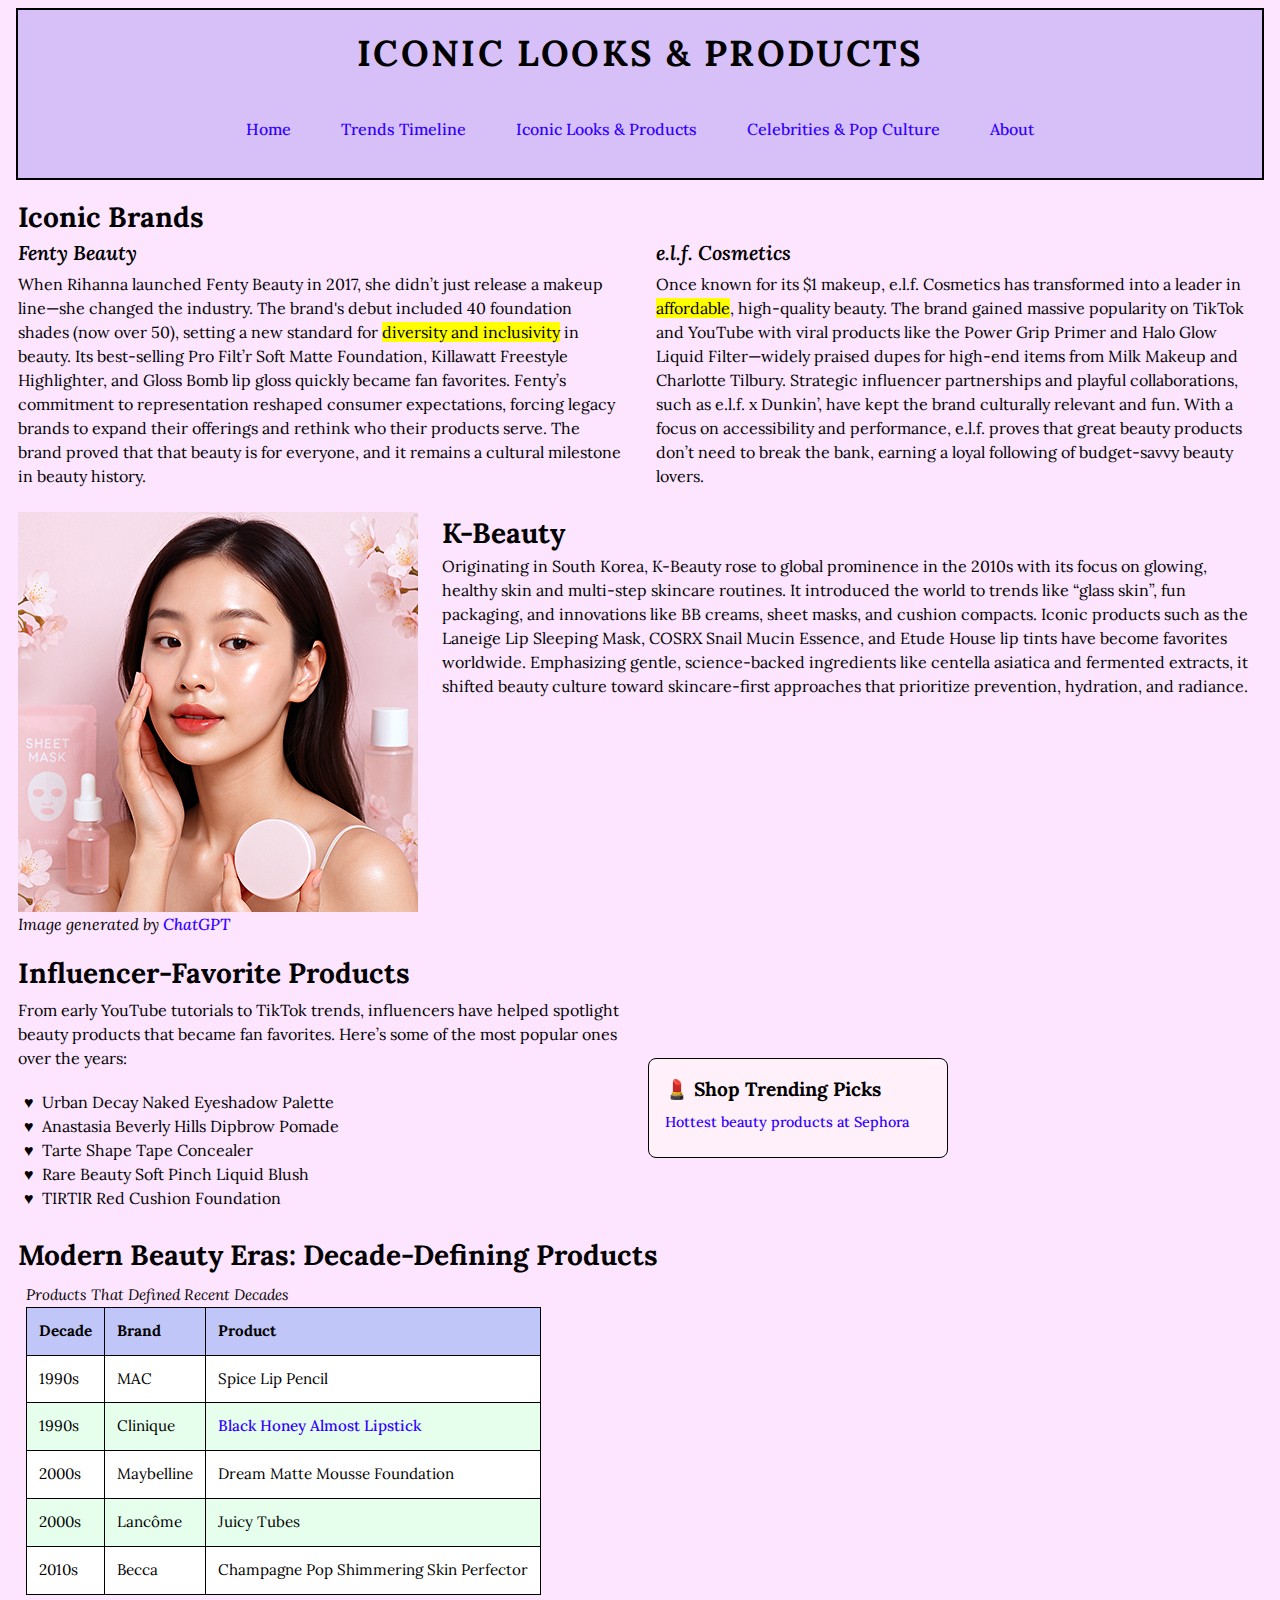
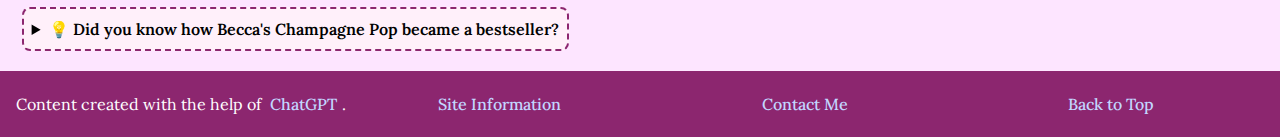
<file: final/iconic-looks.html>
<!DOCTYPE html>
<html lang="en">
<head>
    <meta charset="UTF-8">
    <meta name="viewport" content="width=device-width, initial-scale=1.0">
    <meta name="description" content="Discover beauty’s biggest icons by decade: lip liners, highlighters, K-beauty trends, influencer picks, and more.">
    <title>Cult Classics & Viral Favorites in Beauty</title>
    <link rel="stylesheet" href="css/styles.css">
</head>
<body>
    <header>
        <h1>Iconic Looks & Products</h1>
        <nav>
            <h2>Menu</h2>
            <ul>
                <li>
                    <a href="index.html">Home</a>
                </li>
                <li>
                    <a href="trends-timeline.html">Trends Timeline</a>
                </li>
                <li>
                    <a href="iconic-looks.html">Iconic Looks & Products</a>
                </li>
                <li>
                    <a href="pop-culture.html">Celebrities & Pop Culture</a>
                </li>
                <li>
                    <a href="about.html">About</a>
                </li>
            </ul>
        </nav>
    </header>
    <main>
        <section class="iconic-brands-grid">
            <h2>Iconic Brands</h2>
                <article>
                    <h3>Fenty Beauty</h3>
                    <p>When Rihanna launched Fenty Beauty in <time datetime="2017">2017</time>, she didn’t just release a makeup line—she changed the industry. The brand's debut included 40 foundation shades (now over 50), setting a new standard for <mark>diversity and inclusivity</mark> in beauty. Its best-selling Pro Filt’r Soft Matte Foundation, Killawatt Freestyle Highlighter, and Gloss Bomb lip gloss quickly became fan favorites. Fenty’s commitment to representation reshaped consumer expectations, forcing legacy brands to expand their offerings and rethink who their products serve. The brand proved that that beauty is for everyone, and it remains a cultural milestone in beauty history.</p>
                </article>
                <article>
                    <h3>e.l.f. Cosmetics</h3>
                    <p>Once known for its $1 makeup, e.l.f. Cosmetics has transformed into a leader in <mark>affordable</mark>, high-quality beauty. The brand gained massive popularity on TikTok and YouTube with viral products like the Power Grip Primer and Halo Glow Liquid Filter—widely praised dupes for high-end items from Milk Makeup and Charlotte Tilbury. Strategic influencer partnerships and playful collaborations, such as e.l.f. x Dunkin’, have kept the brand culturally relevant and fun. With a focus on accessibility and performance, e.l.f. proves that great beauty products don’t need to break the bank, earning a loyal following of budget-savvy beauty lovers.</p>
                </article>
        </section>
        <article class="k-beauty-grid">
            <h2>K-Beauty</h2>            
            <figure>
                <img src="img/k-beauty.png" alt="A young Korean woman with glowing skin holding a cushion compact, surrounded by pastel-colored skincare products and cherry blossoms." title="K-Beauty" width="400" height="400" loading="lazy">
                <figcaption>Image generated by <a href="https://chatgpt.com/" target="_blank">ChatGPT</a></figcaption>
            </figure>
            <p>Originating in South Korea, K-Beauty rose to global prominence in the 2010s with its focus on glowing, healthy skin and multi-step skincare routines. It introduced the world to trends like “glass skin”, fun packaging, and innovations like BB creams, sheet masks, and cushion compacts. Iconic products such as the Laneige Lip Sleeping Mask, COSRX Snail Mucin Essence, and Etude House lip tints have become favorites worldwide. Emphasizing gentle, science-backed ingredients like centella asiatica and fermented extracts, it shifted beauty culture toward skincare-first approaches that prioritize prevention, hydration, and radiance.</p>
        </article>
        <section class="influencer-faves-grid">
            <h2>Influencer-Favorite Products</h2>
            <p>From early YouTube tutorials to TikTok trends, influencers have helped spotlight beauty products that became fan favorites. Here’s some of the most popular ones over the years:</p>
            <ul>
                <li>Urban Decay Naked Eyeshadow Palette</li>
                <li>Anastasia Beverly Hills Dipbrow Pomade</li>
                <li>Tarte Shape Tape Concealer</li>
                <li>Rare Beauty Soft Pinch Liquid Blush</li>
                <li>TIRTIR Red Cushion Foundation</li>
            </ul>
            <aside class="popup">
                <h2>💄 Shop Trending Picks</h2>
                <p><a href="https://www.sephora.com/beauty/trending-at-sephora" target="_blank">Hottest beauty products at Sephora</a></p>
            </aside>
        </section>
        <section>
            <h2>Modern Beauty Eras: Decade-Defining Products</h2>
            <table>
                <caption>Products That Defined Recent Decades</caption>
                <thead>
                    <tr>
                        <th>Decade</th>
                        <th>Brand</th>
                        <th>Product</th>
                    </tr>
                </thead>
                <tbody>
                    <tr>
                        <td>1990s</td>
                        <td>MAC</td>
                        <td>Spice Lip Pencil</td>
                    </tr>
                    <tr>
                        <td>1990s</td>
                        <td>Clinique</td>
                        <td><a href="https://www.instyle.com/clinique-black-honey-lipstick-recipe-of-an-icon-8771492" target="_blank">Black Honey Almost Lipstick</a></td>
                    </tr>
                    <tr>
                        <td>2000s</td>
                        <td>Maybelline</td>
                        <td>Dream Matte Mousse Foundation</td>
                    </tr>
                    <tr>
                        <td>2000s</td>
                        <td>Lancôme</td>
                        <td>Juicy Tubes</td>
                    </tr>
                    <tr>
                        <td>2010s</td>
                        <td>Becca</td>
                        <td>Champagne Pop Shimmering Skin Perfector</td>
                    </tr>
                </tbody>
            </table>
            <details>
                <summary>💡 Did you know how Becca's Champagne Pop became a bestseller?</summary>
                <p>When YouTuber Jaclyn Hill collaborated with Becca to create Champagne Pop in 2015, it sold over 25,000 units in just 20 minutes on launch day at Sephora. It became one of the first viral beauty products fueled almost entirely by social media buzz and influencer power.</p>
            </details>              
        </section>
    </main>
    <footer>
        <p>
            Content created with the help of <a href="https://chatgpt.com/" target="_blank">ChatGPT</a>.
        </p>
        <p>
            <a href="site.html">Site Information</a>
        </p>
        <p>
            <a href="contact.html">Contact Me</a>
        </p>
        <p>
            <a href="#">Back to Top</a>
        </p>
    </footer>
</body>
</html>
</file>
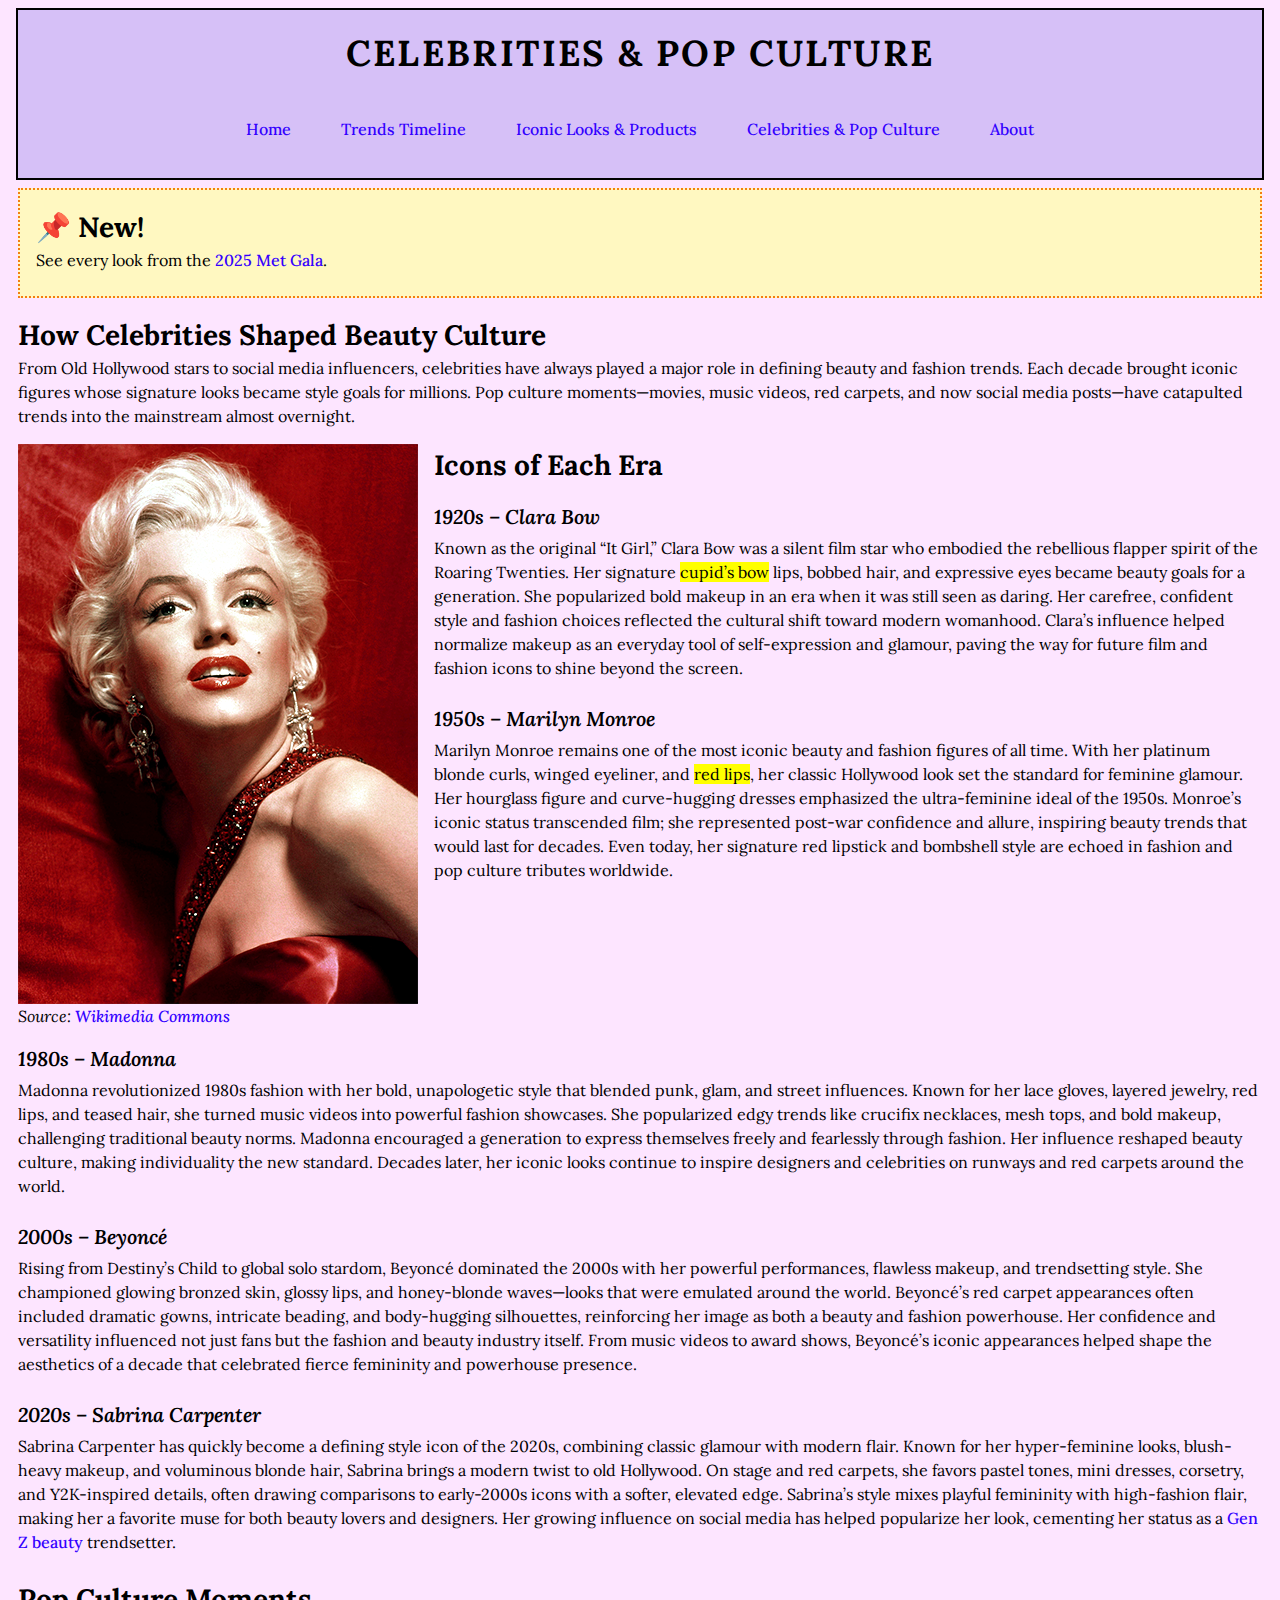
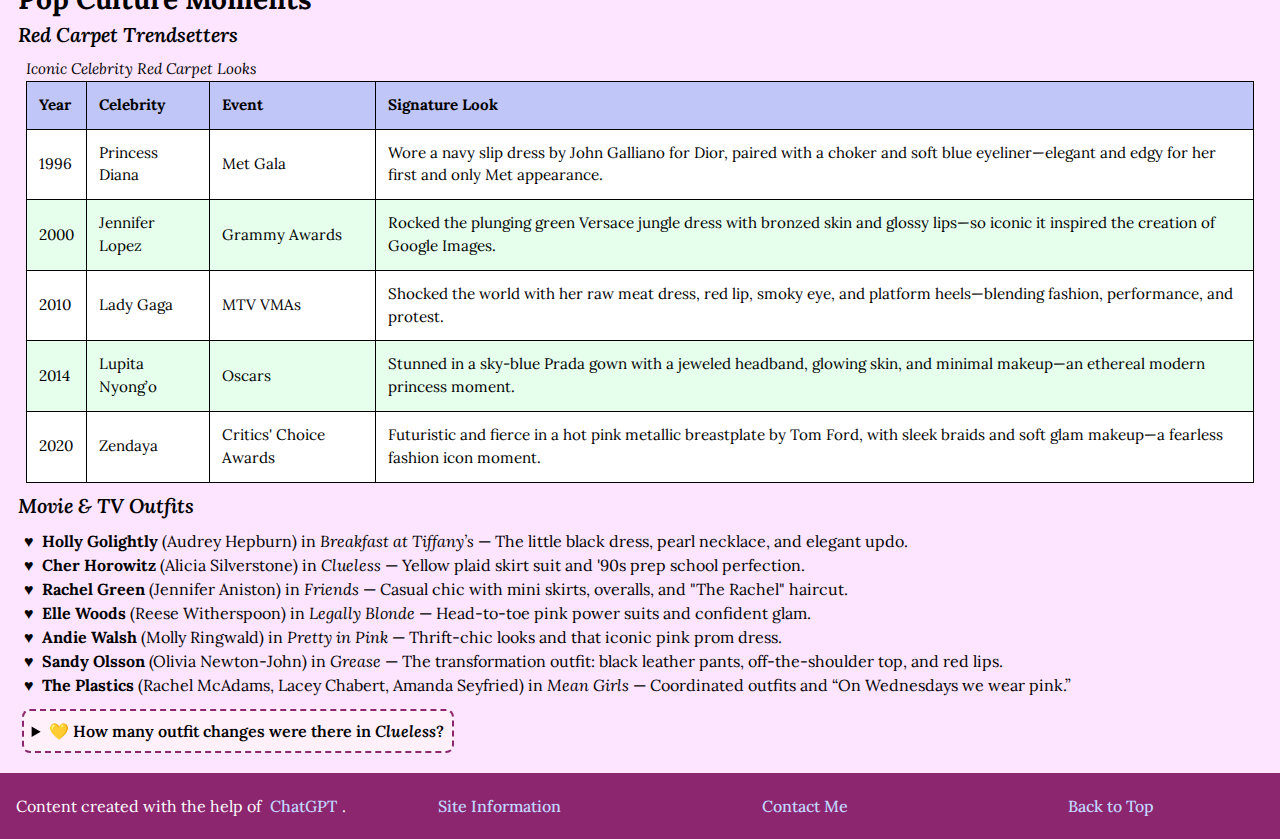
<file: final/pop-culture.html>
<!DOCTYPE html>
<html lang="en">
<head>
    <meta charset="UTF-8">
    <meta name="viewport" content="width=device-width, initial-scale=1.0">
    <meta name="description" content="See how pop stars, movie icons, and cultural moments drove beauty trends.">
    <title>Star Power: Beauty Icons</title>
    <link rel="stylesheet" href="css/styles.css">
</head>
<body>
    <header>
        <h1>Celebrities & Pop Culture</h1>
        <nav>
            <h2>Menu</h2>
            <ul>
                <li>
                    <a href="index.html">Home</a>
                </li>
                <li>
                    <a href="trends-timeline.html">Trends Timeline</a>
                </li>
                <li>
                    <a href="iconic-looks.html">Iconic Looks & Products</a>
                </li>
                <li>
                    <a href="pop-culture.html">Celebrities & Pop Culture</a>
                </li>
                <li>
                    <a href="about.html">About</a>
                </li>
            </ul>
        </nav>
    </header>
    <main>
        <aside class="sticky">
            <h2>📌 New!</h2>
            <p>See every look from the <a href="https://www.vanityfair.com/style/photos/met-gala-2025-red-carpet-all-the-looks" target="_blank">2025 Met Gala</a>.</p>
        </aside>
        <section>
            <h2>How Celebrities Shaped Beauty Culture</h2>
            <p>
              From Old Hollywood stars to social media influencers, celebrities have always played a major role in defining beauty and fashion trends. Each decade brought iconic figures whose signature looks became style goals for millions. Pop culture moments—movies, music videos, red carpets, and now social media posts—have catapulted trends into the mainstream almost overnight.
            </p>
          </section>
        <section class="icons-grid">
            <h2>Icons of Each Era</h2>
            <figure>
                <img src="img/marilyn-monroe.png" alt="Marilyn Monroe in a red dress." title="Marilyn Monroe" width="400" height="560" loading="lazy">
                <figcaption>Source: <a href="https://commons.wikimedia.org/wiki/File:Marilyn_Monroe_in_How_to_Marry_a_Millionaire.jpg" target="_blank">Wikimedia Commons</a></figcaption>
            </figure>
            <article>
                <h3>1920s – Clara Bow</h3>
                <p>Known as the original “It Girl,” Clara Bow was a silent film star who embodied the rebellious flapper spirit of the Roaring Twenties. Her signature <mark>cupid’s bow</mark> lips, bobbed hair, and expressive eyes became beauty goals for a generation. She popularized bold makeup in an era when it was still seen as daring. Her carefree, confident style and fashion choices reflected the cultural shift toward modern womanhood. Clara’s influence helped normalize makeup as an everyday tool of self-expression and glamour, paving the way for future film and fashion icons to shine beyond the screen.</p>
            </article>
            <article>
                <h3>1950s – Marilyn Monroe</h3>
                <p>Marilyn Monroe remains one of the most iconic beauty and fashion figures of all time. With her platinum blonde curls, winged eyeliner, and <mark>red lips</mark>, her classic Hollywood look set the standard for feminine glamour. Her hourglass figure and curve-hugging dresses emphasized the ultra-feminine ideal of the 1950s. Monroe’s iconic status transcended film; she represented post-war confidence and allure, inspiring beauty trends that would last for decades. Even today, her signature red lipstick and bombshell style are echoed in fashion and pop culture tributes worldwide.</p>
            </article>
            <article>
                <h3>1980s – Madonna</h3>
                <p>Madonna revolutionized 1980s fashion with her bold, unapologetic style that blended punk, glam, and street influences. Known for her lace gloves, layered jewelry, red lips, and teased hair, she turned music videos into powerful fashion showcases. She popularized edgy trends like crucifix necklaces, mesh tops, and bold makeup, challenging traditional beauty norms. Madonna encouraged a generation to express themselves freely and fearlessly through fashion. Her influence reshaped beauty culture, making individuality the new standard. Decades later, her iconic looks continue to inspire designers and celebrities on runways and red carpets around the world.</p>
            </article>
            <article>
                <h3>2000s – Beyoncé</h3>
                <p>Rising from Destiny’s Child to global solo stardom, Beyoncé dominated the 2000s with her powerful performances, flawless makeup, and trendsetting style. She championed glowing bronzed skin, glossy lips, and honey-blonde waves—looks that were emulated around the world. Beyoncé’s red carpet appearances often included dramatic gowns, intricate beading, and body-hugging silhouettes, reinforcing her image as both a beauty and fashion powerhouse. Her confidence and versatility influenced not just fans but the fashion and beauty industry itself. From music videos to award shows, Beyoncé’s iconic appearances helped shape the aesthetics of a decade that celebrated fierce femininity and powerhouse presence.</p>
            </article>
            <article>
                <h3>2020s – Sabrina Carpenter</h3>
                <p>Sabrina Carpenter has quickly become a defining style icon of the 2020s, combining classic glamour with modern flair. Known for her hyper-feminine looks, blush-heavy makeup, and voluminous blonde hair, Sabrina brings a modern twist to old Hollywood. On stage and red carpets, she favors pastel tones, mini dresses, corsetry, and Y2K-inspired details, often drawing comparisons to early-2000s icons with a softer, elevated edge. Sabrina’s style mixes playful femininity with high-fashion flair, making her a favorite muse for both beauty lovers and designers. Her growing influence on social media has helped popularize her look, cementing her status as a <a href="gen-z-beauty.html">Gen Z beauty</a> trendsetter.</p>
            </article>
        </section>
        <section>
            <h2>Pop Culture Moments</h2>
            <h3>Red Carpet Trendsetters</h3>
            <table>
                <caption>Iconic Celebrity Red Carpet Looks</caption>
                <thead>
                    <tr>
                        <th>Year</th>
                        <th>Celebrity</th>
                        <th>Event</th>
                        <th>Signature Look</th>
                    </tr>
                    </thead>
                    <tbody>
                    <tr>
                        <td><time datetime="1996">1996</time></td>
                        <td>Princess Diana</td>
                        <td>Met Gala</td>
                        <td>Wore a navy slip dress by John Galliano for Dior, paired with a choker and soft blue eyeliner—elegant and edgy for her first and only Met appearance.</td>
                    </tr>
                    <tr>
                        <td><time datetime="2000">2000</time></td>
                        <td>Jennifer Lopez</td>
                        <td>Grammy Awards</td>
                        <td>Rocked the plunging green Versace jungle dress with bronzed skin and glossy lips—so iconic it inspired the creation of Google Images.</td>
                    </tr>
                    <tr>
                        <td><time datetime="2010">2010</time></td>
                        <td>Lady Gaga</td>
                        <td>MTV VMAs</td>
                        <td>Shocked the world with her raw meat dress, red lip, smoky eye, and platform heels—blending fashion, performance, and protest.</td>
                    </tr>
                    <tr>
                        <td><time datetime="2014">2014</time></td>
                        <td>Lupita Nyong’o</td>
                        <td>Oscars</td>
                        <td>Stunned in a sky-blue Prada gown with a jeweled headband, glowing skin, and minimal makeup—an ethereal modern princess moment.</td>
                    </tr>
                    <tr>
                        <td><time datetime="2020">2020</time></td>
                        <td>Zendaya</td>
                        <td>Critics' Choice Awards</td>
                        <td>Futuristic and fierce in a hot pink metallic breastplate by Tom Ford, with sleek braids and soft glam makeup—a fearless fashion icon moment.</td>
                    </tr>
                </tbody>
            </table>
            <h3>Movie & TV Outfits</h3>
            <ul>
                <li><strong>Holly Golightly</strong> (Audrey Hepburn) in <em>Breakfast at Tiffany’s</em> — The little black dress, pearl necklace, and elegant updo.</li>
                <li><strong>Cher Horowitz</strong> (Alicia Silverstone) in <em>Clueless</em> — Yellow plaid skirt suit and '90s prep school perfection.</li>
                <li><strong>Rachel Green</strong> (Jennifer Aniston) in <em>Friends</em> — Casual chic with mini skirts, overalls, and "The Rachel" haircut.</li>
                <li><strong>Elle Woods</strong> (Reese Witherspoon) in <em>Legally Blonde</em> — Head-to-toe pink power suits and confident glam.</li>
                <li><strong>Andie Walsh</strong> (Molly Ringwald) in <em>Pretty in Pink</em> — Thrift-chic looks and that iconic pink prom dress.</li>
                <li><strong>Sandy Olsson</strong> (Olivia Newton-John) in <em>Grease</em> — The transformation outfit: black leather pants, off-the-shoulder top, and red lips.</li>
                <li><strong>The Plastics</strong> (Rachel McAdams, Lacey Chabert, Amanda Seyfried) in <em>Mean Girls</em> — Coordinated outfits and “On Wednesdays we wear pink.”</li>
            </ul>
            <details>
                <summary>💛 How many outfit changes were there in <em>Clueless</em>?</summary>
                <p>Cher Horowitz (Alicia Silverstone) had 60 costume changes in the movie <em>Clueless</em>!</p>
            </details>              
        </section>
    </main>
    <footer>
        <p>
            Content created with the help of <a href="https://chatgpt.com/" target="_blank">ChatGPT</a>.
        </p>
        <p>
            <a href="site.html">Site Information</a>
        </p>
        <p>
            <a href="contact.html">Contact Me</a>
        </p>
        <p>
            <a href="#">Back to Top</a>
        </p>
    </footer>
</body>
</html>
</file>
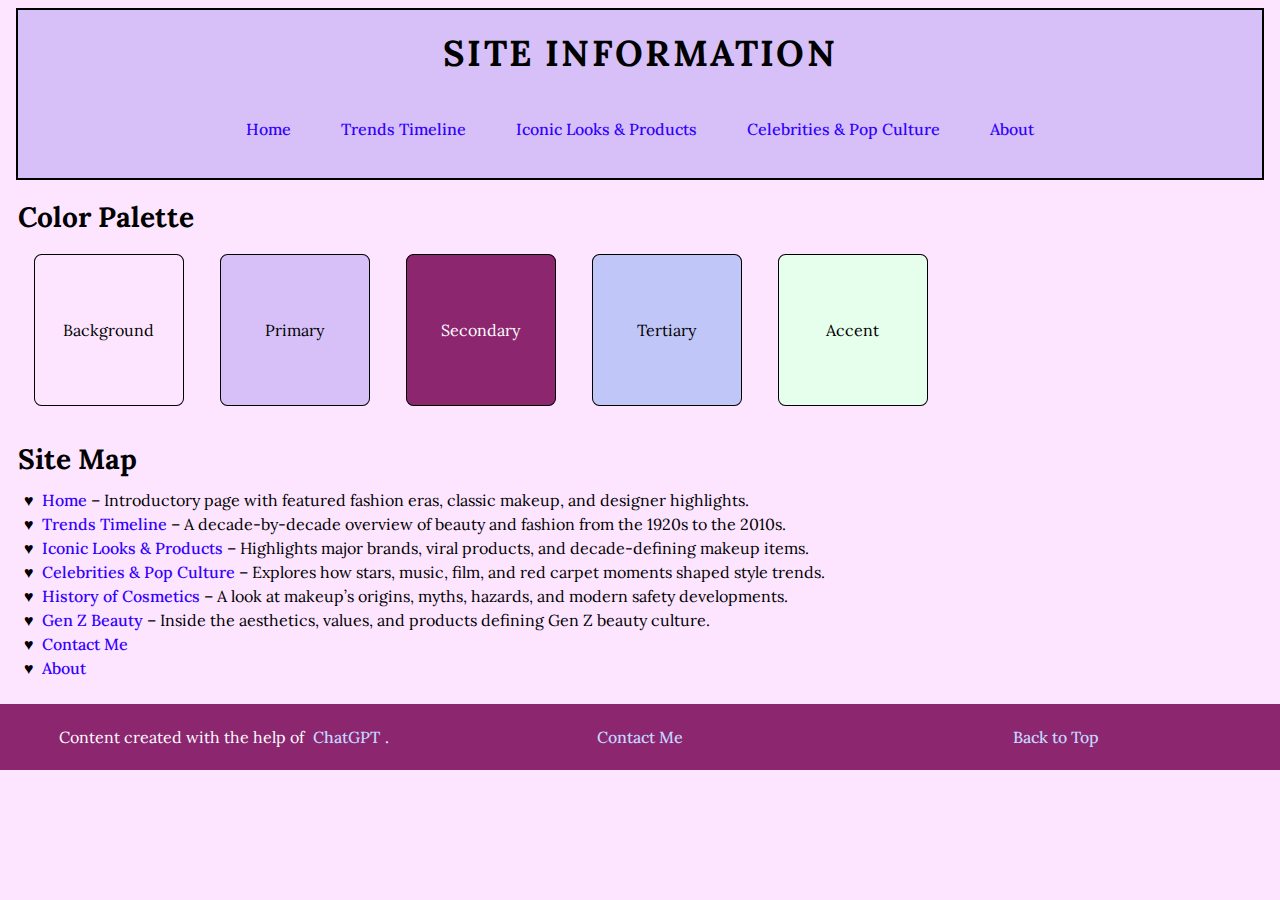
<file: final/site.html>
<!DOCTYPE html>
<html lang="en">
<head>
    <meta charset="UTF-8">
    <meta name="viewport" content="width=device-width, initial-scale=1.0">
    <meta name="description" content="Site information for the Beauty Trends Through Time website. Explore all main sections including beauty timelines, iconic products, pop culture influences, and fashion history.">
    <title>Site Map</title>
    <link rel="stylesheet" href="css/styles.css">
</head>
<body>
    <header>
        <h1>Site Information</h1>
        <nav>
            <h2>Menu</h2>
            <ul>
                <li>
                    <a href="index.html">Home</a>
                </li>
                <li>
                    <a href="trends-timeline.html">Trends Timeline</a>
                </li>
                <li>
                    <a href="iconic-looks.html">Iconic Looks & Products</a>
                </li>
                <li>
                    <a href="pop-culture.html">Celebrities & Pop Culture</a>
                </li>
                <li>
                    <a href="about.html">About</a>
                </li>
            </ul>
        </nav>
    </header>
    <main>
        <section>
            <h2>Color Palette</h2>
            <div class="color-palette background">Background</div>
            <div class="color-palette primary">Primary</div>
            <div class="color-palette secondary">Secondary</div>
            <div class="color-palette tertiary">Tertiary</div>
            <div class="color-palette accent">Accent</div>
        </section>
        <section>
            <h2>Site Map</h2>
            <ul>
                <li>
                    <a href="index.html">Home</a> – Introductory page with featured fashion eras, classic makeup, and designer highlights.
                </li>
                <li>
                    <a href="trends-timeline.html">Trends Timeline</a> – A decade-by-decade overview of beauty and fashion from the 1920s to the 2010s.
                </li>
                <li>
                    <a href="iconic-looks.html">Iconic Looks & Products</a> – Highlights major brands, viral products, and decade-defining makeup items.
                </li>
                <li>
                    <a href="pop-culture.html">Celebrities & Pop Culture</a> – Explores how stars, music, film, and red carpet moments shaped style trends.
                </li>
                <li>
                    <a href="cosmetics-history.html">History of Cosmetics</a> – A look at makeup’s origins, myths, hazards, and modern safety developments.
                </li>
                <li>
                    <a href="gen-z-beauty.html">Gen Z Beauty</a> – Inside the aesthetics, values, and products defining Gen Z beauty culture.
                </li>
                <li>
                    <a href="contact.html">Contact Me</a>
                </li>
                <li>
                    <a href="about.html">About</a>
                </li>
            </ul>
        </section>
    </main>
    <footer>
        <p>
            Content created with the help of <a href="https://chatgpt.com/" target="_blank">ChatGPT</a>.
        </p>
        <p>
            <a href="contact.html">Contact Me</a>
        </p>
        <p>
            <a href="#">Back to Top</a>
        </p>
    </footer>
</body>
</html>
</file>
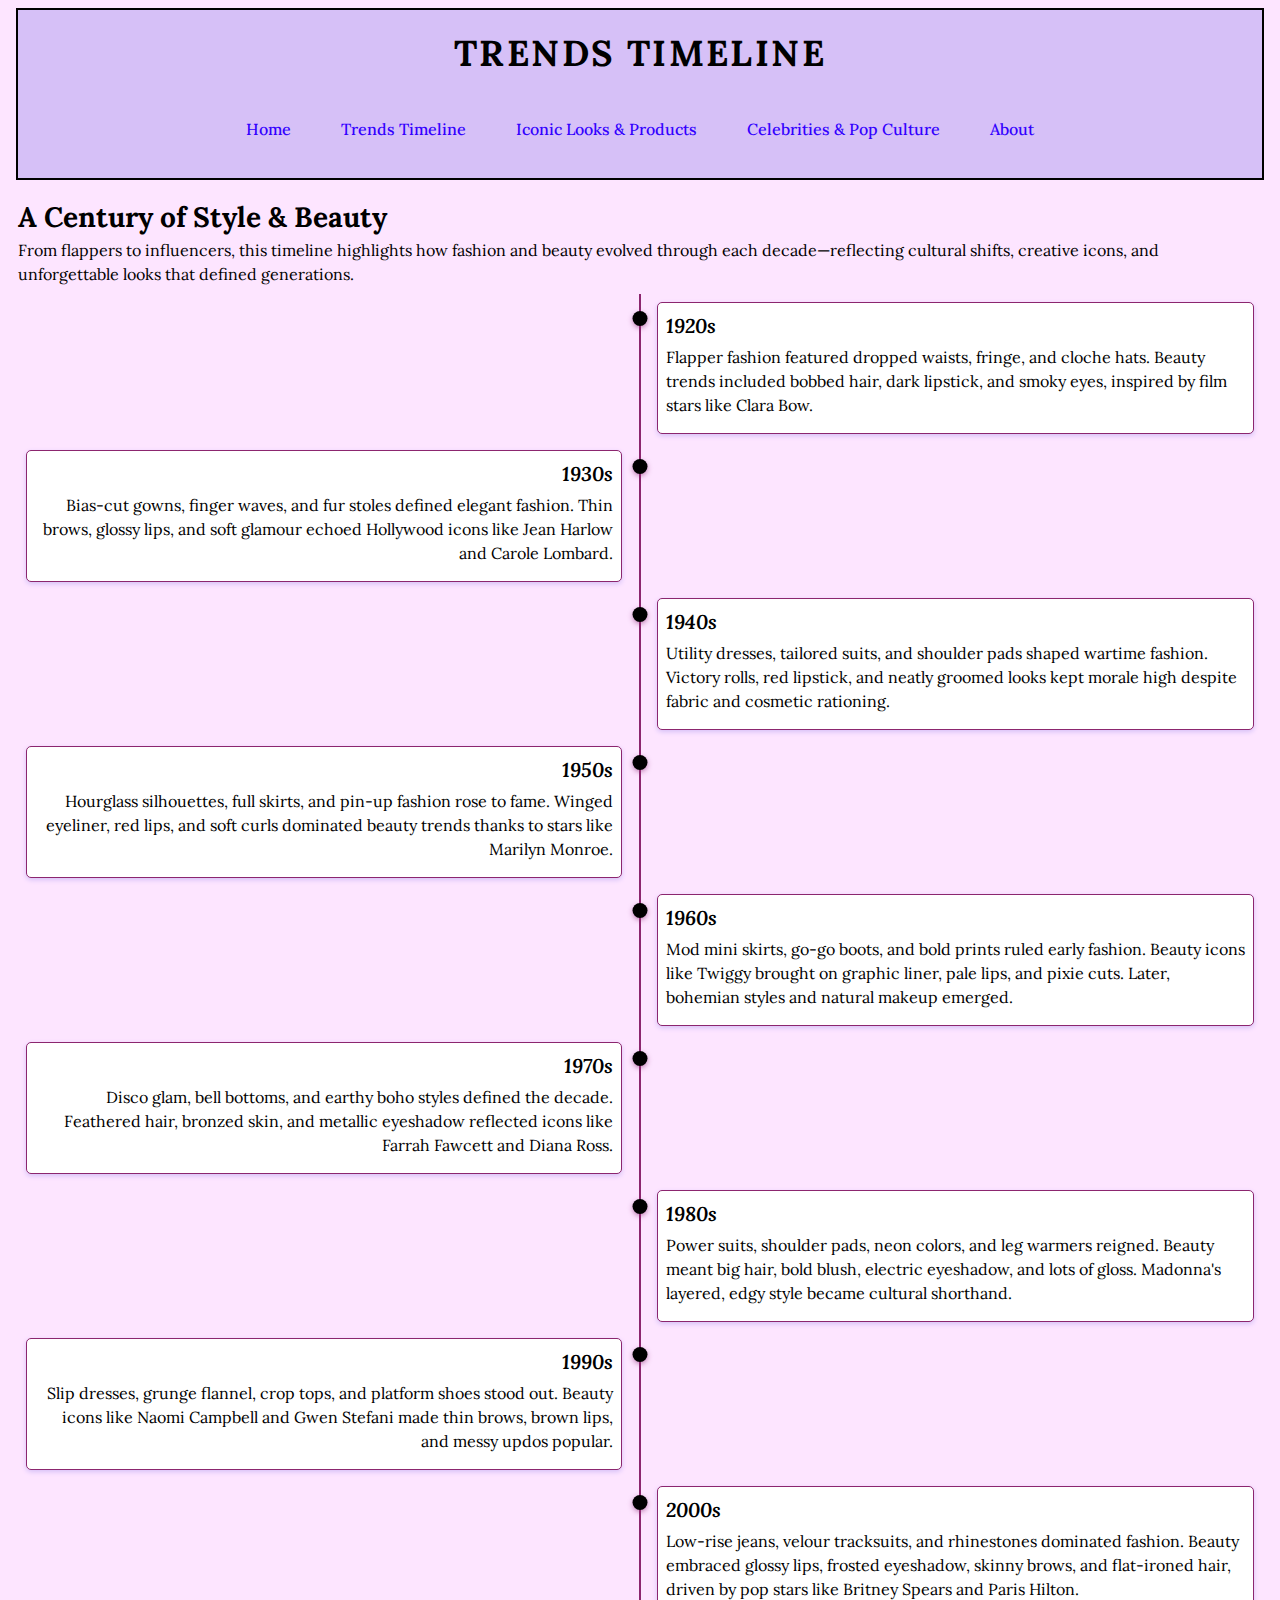
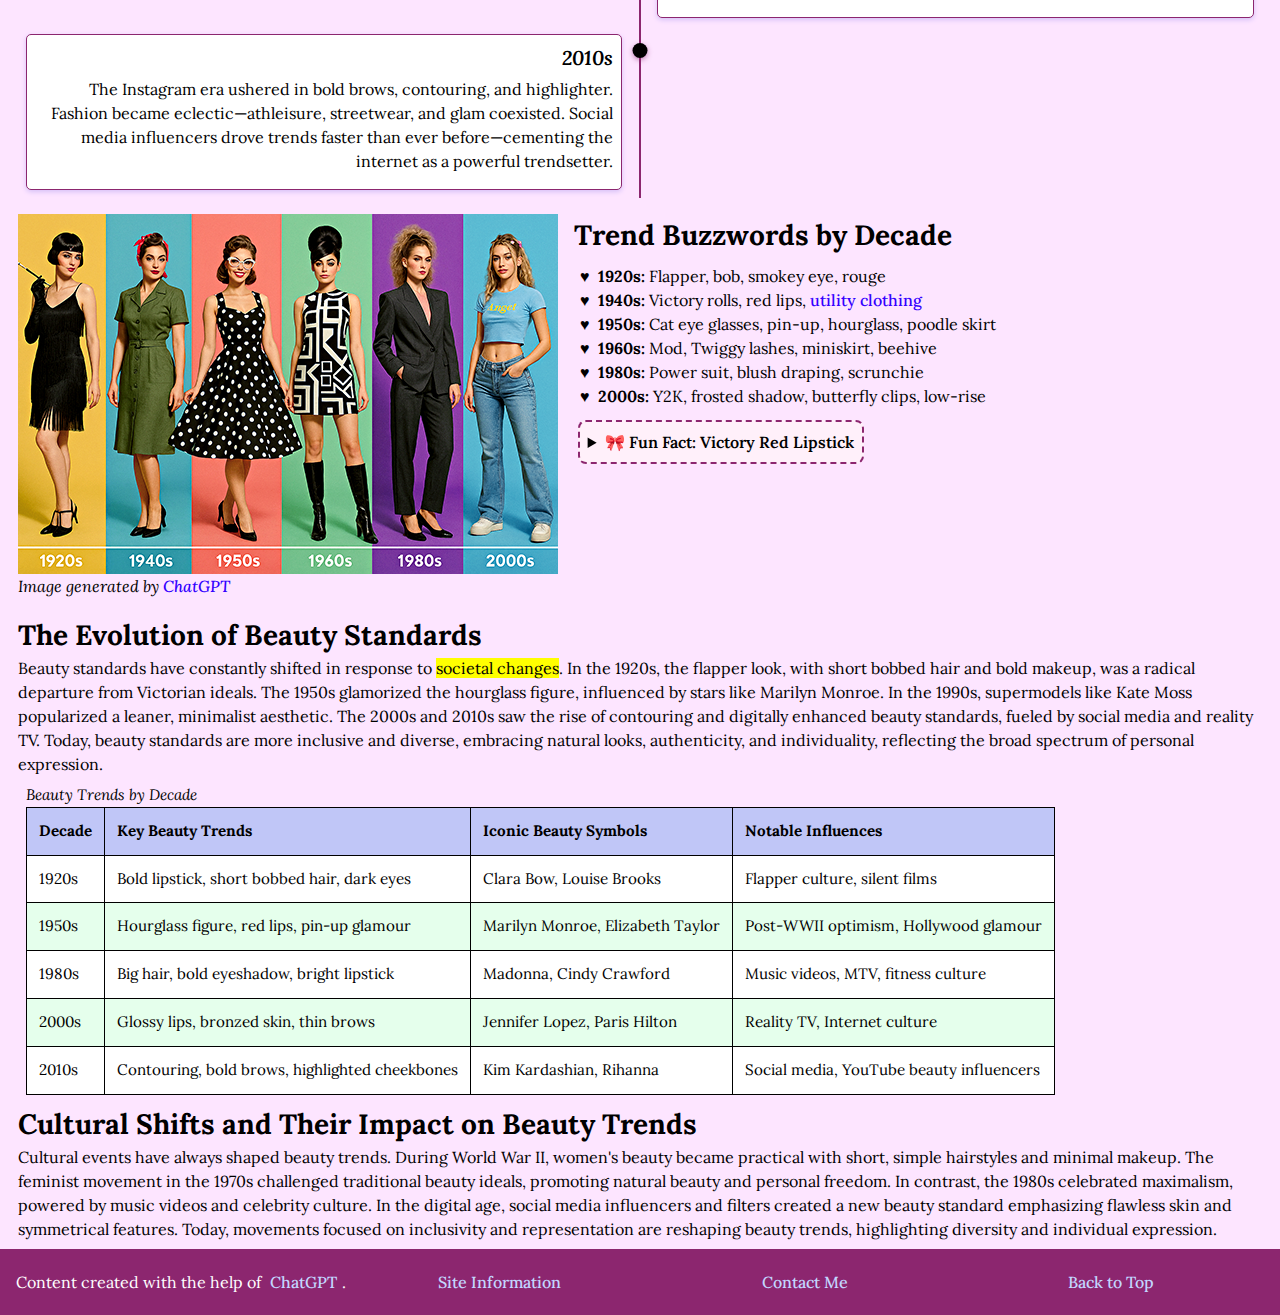
<file: final/trends-timeline.html>
<!DOCTYPE html>
<html lang="en">
<head>
    <meta charset="UTF-8">
    <meta name="viewport" content="width=device-width, initial-scale=1.0">
    <meta name="description" content="Follow the evolution of beauty trends from the 1920s to today. Explore the iconic looks, shifts in ideals, and social influences decade by decade.">
    <title>Evolution of Beauty Trends</title>
    <link rel="stylesheet" href="css/styles.css">
</head>
<body>
    <header>
        <h1>Trends Timeline</h1>
        <nav>
            <h2>Menu</h2>
            <ul>
                <li>
                    <a href="index.html">Home</a>
                </li>
                <li>
                    <a href="trends-timeline.html">Trends Timeline</a>
                </li>
                <li>
                    <a href="iconic-looks.html">Iconic Looks & Products</a>
                </li>
                <li>
                    <a href="pop-culture.html">Celebrities & Pop Culture</a>
                </li>
                <li>
                    <a href="about.html">About</a>
                </li>                
            </ul>
        </nav>
    </header>
    <main>
        <section class="timeline-grid">
            <h2>A Century of Style & Beauty</h2>
            <p>From flappers to influencers, this timeline highlights how fashion and beauty evolved through each decade—reflecting cultural shifts, creative icons, and unforgettable looks that defined generations.</p>
            <article>
                <h3>1920s</h3>
                <p>Flapper fashion featured dropped waists, fringe, and cloche hats. Beauty trends included bobbed hair, dark lipstick, and smoky eyes, inspired by film stars like Clara Bow.</p>
            </article>
            <article>
                <h3>1930s</h3>
                <p>Bias-cut gowns, finger waves, and fur stoles defined elegant fashion. Thin brows, glossy lips, and soft glamour echoed Hollywood icons like Jean Harlow and Carole Lombard.</p>
            </article>
            <article>
                <h3>1940s</h3>
                <p>Utility dresses, tailored suits, and shoulder pads shaped wartime fashion. Victory rolls, red lipstick, and neatly groomed looks kept morale high despite fabric and cosmetic rationing.</p>
            </article>
            <article>
                <h3>1950s</h3>
                <p>Hourglass silhouettes, full skirts, and pin-up fashion rose to fame. Winged eyeliner, red lips, and soft curls dominated beauty trends thanks to stars like Marilyn Monroe.</p>
            </article>
            <article>
                <h3>1960s</h3>
                <p>Mod mini skirts, go-go boots, and bold prints ruled early fashion. Beauty icons like Twiggy brought on graphic liner, pale lips, and pixie cuts. Later, bohemian styles and natural makeup emerged.</p>
            </article>
            <article>
                <h3>1970s</h3>
                <p>Disco glam, bell bottoms, and earthy boho styles defined the decade. Feathered hair, bronzed skin, and metallic eyeshadow reflected icons like Farrah Fawcett and Diana Ross.</p>
            </article>
            <article>
                <h3>1980s</h3>
                <p>Power suits, shoulder pads, neon colors, and leg warmers reigned. Beauty meant big hair, bold blush, electric eyeshadow, and lots of gloss. Madonna's layered, edgy style became cultural shorthand.</p>
            </article>
            <article>
                <h3>1990s</h3>
                <p>Slip dresses, grunge flannel, crop tops, and platform shoes stood out. Beauty icons like Naomi Campbell and Gwen Stefani made thin brows, brown lips, and messy updos popular.</p>
            </article>
            <article>
                <h3>2000s</h3>
                <p>Low-rise jeans, velour tracksuits, and rhinestones dominated fashion. Beauty embraced glossy lips, frosted eyeshadow, skinny brows, and flat-ironed hair, driven by pop stars like Britney Spears and Paris Hilton.</p>
            </article>
            <article>
                <h3>2010s</h3>
                <p>The Instagram era ushered in bold brows, contouring, and highlighter. Fashion became eclectic—athleisure, streetwear, and glam coexisted. Social media influencers drove trends faster than ever before—cementing the internet as a powerful trendsetter.</p>
            </article>
        </section>
        <section class="trend-buzzwords-grid">
            <h2>Trend Buzzwords by Decade</h2>
            <figure>
                <img src="img/style-timeline.png" alt="The image showcases a vibrant collage of six women, each representing fashion from a different decade, including the 1920s flapper, 1940s wartime style, 1950s pin-up, 1960s mod, 1980s bold power suits, and 2000s Y2K casual looks, set against colorful pastel backgrounds." title="Trends Timeline" width="540" height="360" loading="lazy">
                <figcaption>Image generated by <a href="https://chatgpt.com/" target="_blank">ChatGPT</a></figcaption>
            </figure>
            <ul>
                <li><strong>1920s:</strong> Flapper, bob, smokey eye, rouge</li>
                <li><strong>1940s:</strong> Victory rolls, red lips, <a href="https://www.vogue.com/article/1940s-fashion-history-lesson" target="_blank">utility clothing</a></li>
                <li><strong>1950s:</strong> Cat eye glasses, pin-up, hourglass, poodle skirt</li>
                <li><strong>1960s:</strong> Mod, Twiggy lashes, miniskirt, beehive</li>
                <li><strong>1980s:</strong> Power suit, blush draping, scrunchie</li>
                <li><strong>2000s:</strong> Y2K, frosted shadow, butterfly clips, low-rise</li>
            </ul>
            <details>
                <summary>🎀 Fun Fact: Victory Red Lipstick</summary>
                <p>During WWII in the 1940s, red lipstick was considered patriotic in the U.S. It boosted morale and was encouraged for women working in factories.</p>
              </details>
        </section>
        <article>
            <h2>The Evolution of Beauty Standards</h2>
            <p>Beauty standards have constantly shifted in response to <mark>societal changes</mark>. In the 1920s, the flapper look, with short bobbed hair and bold makeup, was a radical departure from Victorian ideals. The 1950s glamorized the hourglass figure, influenced by stars like Marilyn Monroe. In the 1990s, supermodels like Kate Moss popularized a leaner, minimalist aesthetic. The 2000s and 2010s saw the rise of contouring and digitally enhanced beauty standards, fueled by social media and reality TV. Today, beauty standards are more inclusive and diverse, embracing natural looks, authenticity, and individuality, reflecting the broad spectrum of personal expression.</p>
            <table>
                <caption>Beauty Trends by Decade</caption>
                <thead>
                    <tr>
                        <th>Decade</th>
                        <th>Key Beauty Trends</th>
                        <th>Iconic Beauty Symbols</th>
                        <th>Notable Influences</th>
                    </tr>
                </thead>
                <tbody>
                    <tr>
                        <td>1920s</td>
                        <td>Bold lipstick, short bobbed hair, dark eyes</td>
                        <td>Clara Bow, Louise Brooks</td>
                        <td>Flapper culture, silent films</td>
                    </tr>
                    <tr>
                        <td>1950s</td>
                        <td>Hourglass figure, red lips, pin-up glamour</td>
                        <td>Marilyn Monroe, Elizabeth Taylor</td>
                        <td>Post-WWII optimism, Hollywood glamour</td>
                    </tr>
                    <tr>
                        <td>1980s</td>
                        <td>Big hair, bold eyeshadow, bright lipstick</td>
                        <td>Madonna, Cindy Crawford</td>
                        <td>Music videos, MTV, fitness culture</td>
                    </tr>
                    <tr>
                        <td>2000s</td>
                        <td>Glossy lips, bronzed skin, thin brows</td>
                        <td>Jennifer Lopez, Paris Hilton</td>
                        <td>Reality TV, Internet culture</td>
                    </tr>
                    <tr>
                        <td>2010s</td>
                        <td>Contouring, bold brows, highlighted cheekbones</td>
                        <td>Kim Kardashian, Rihanna</td>
                        <td>Social media, YouTube beauty influencers</td>
                    </tr>
                </tbody>
            </table>              
        </article>
        <article>
            <h2>Cultural Shifts and Their Impact on Beauty Trends</h2>
            <p>Cultural events have always shaped beauty trends. During World War II, women's beauty became practical with short, simple hairstyles and minimal makeup. The feminist movement in the 1970s challenged traditional beauty ideals, promoting natural beauty and personal freedom. In contrast, the 1980s celebrated maximalism, powered by music videos and celebrity culture. In the digital age, social media influencers and filters created a new beauty standard emphasizing flawless skin and symmetrical features. Today, movements focused on inclusivity and representation are reshaping beauty trends, highlighting diversity and individual expression.</p>
        </article>
    </main>
    <footer>
        <p>
            Content created with the help of <a href="https://chatgpt.com/" target="_blank">ChatGPT</a>.
        </p>
        <p>
            <a href="site.html">Site Information</a>
        </p>
        <p>
            <a href="contact.html">Contact Me</a>
        </p>
        <p>
            <a href="#">Back to Top</a>
        </p>
    </footer>
</body>
</html>
</file>
<file: final/css/styles.css>
@import url('https://fonts.googleapis.com/css2?family=Lora:ital,wght@0,400..700;1,400..700&display=swap');

* {
    margin: 0;
    padding: 0;
    box-sizing: border-box;
}

/* base typography */
body {
    font-family: "Lora", serif;
    line-height: 1.5;
    background-color: #fde5ff;
    color: #000;
    font-size: 1rem;
    text-align: left;
}

header {
    background-color: #d6c0f7;
    padding: 1rem;
    margin: 0.5rem 1rem;
    border: #000 2px solid;
    text-align: center;
    display: flex;
    flex-direction: column;
    justify-content: center;
    align-items: center;
}

nav {
    margin: 0.75rem;
}

nav h2 {
    position: absolute;
    left: -10000px;
}

/* navigation flexbox */
nav ul {
    list-style: none;    
    display: flex;
    flex-direction: column;
    justify-content: center;
    align-items: center;
}

nav a {
    padding: 0.25rem;
    border: 1px solid transparent; /* Prevent layout shift */
    display: inline-block;
}

/* highlight effect for interactivity and accessibility */
nav a:hover, nav a:focus {
    background-color: #d1ffdd;
    border-radius: 5px;
    color: #000;
    text-decoration: none;
    border: #000 solid 1px;
}

main {
    margin: 0.5rem 1.1rem;
    /* padding-bottom: 2.5rem; */
}

/* heading styles for hierarchy*/
h1 {
    font-size: 1.75rem;
    font-weight: 800;
    letter-spacing: 0.15rem;
    text-transform: uppercase;
}

h2 {
    font-size: 1.5rem;
    font-weight: 700;
}

h3 {
    font-size: 1.25rem;
    font-weight: 600;
    margin-bottom: 0.25rem;
    font-style: italic;
}

h4 {
    font-size: 1.1rem;
    font-weight: 600;
}

section {
    margin: 1rem 0;
}

main p {
    margin-bottom: 0.5rem;
}

img {
    max-width: 100%;
    height: auto;
    display: block;
}

/* italics for visual emphasis */
figcaption {
    font-style: italic;
}

/* details + summary styled like button */
details {
    display: inline-block;
    margin: 0.25rem;
    background-color: #fff0fa;
    border: 2px dashed #8c266f;
    border-radius: 8px;
}

details[open] > p {
    padding: 0.25rem;
}

/* open state color change */
details[open] > summary {
    background-color: #c0c6f7;
    border-radius: 8px 8px 0 0;
}

summary {
    font-weight: 600;
    padding: 0.5rem;
}

/* highlight effect */
summary:hover, summary:focus {
    border-radius: 8px;
    background-color: #e5ffec;
}

/* base link styles */
a {
    color: #3300ff;
    font-weight: 500;
    text-decoration: none;
}

a:visited {
    color: #7a0c4e;
}

/* color shift & underline for interactivity and accessibility */
a:hover, a:focus {
    color: #8b99ff;
    text-decoration: underline;
}

main ul {
    padding-left: 1rem;
    padding-bottom: 0.5rem;
    margin-top: 0.5rem;
}

main li {
    padding-left: 0.5rem;
}

main ul ::marker {
    content: "\2665";   /* custom heart bullet */
}

table {
    border-collapse: collapse;
    margin: 0.5rem;
    background-color: #fff;
    font-size: 0.95rem;
}

th, td {
    border: 1px solid #000;
    padding: 0.75rem;
}

thead {
    background-color: #c0c6f7;
    font-weight: bold;
}

tr:nth-child(even) {
    background-color: #e5ffec;  /* alternating row colors for readability */
}

caption {
    text-align: left;
    font-style: italic;
}

form {
    max-width: 600px;
    margin: 2rem auto;
    padding: 1.5rem;
    background-color: #fff;
    border-radius: 12px;
    box-shadow: 0 0 10px rgba(0, 0, 0, 0.05);
    font: inherit;
    color: inherit;
}

fieldset {
    border: 1px solid #ccc;
    border-radius: 8px;
    padding: 1rem;
    margin-bottom: 1.5rem;
}

legend {
    font-weight: bold;
    font-size: 1.1rem;
    padding: 0 0.5rem;
}

label {
    margin-bottom: 0.25rem;
    font-weight: 600;
}

input[type="text"],
input[type="email"],
textarea {
    width: 100%;
    padding: 0.6rem;
    margin-bottom: 1rem;
    border: 1px solid #ccc;
    border-radius: 8px;
    font: inherit;
    background-color: #f1f1f1;
    color: inherit;
}

button {
    padding: 0.7rem 1.2rem;
    background-color: #d6c0f7;
    border-radius: 8px;
    font-weight: bold;
}

button:hover {
  background-color: #e5ffec;
}

/* footer flexbox at bottom of page */
footer {
/*     position: fixed;
    bottom: 0;
    width: 100%; */
    display: flex;
    flex-direction: column;
    align-items: center;
    text-align: center;
    background-color: #8c266f;
    color: #fff;
    padding: 1rem;
}

footer p {
    flex: 1;
}

footer a {
    color: #c3d6ff;
    padding: 0.25rem;
    display: inline-block;
    border: 1px solid transparent; /* Prevent layout shift */
}

footer a:visited {
    color: #fbd0ff;
}

/* highlight effect */
footer a:hover, footer a:focus {
    background-color: #d1ffdd;
    border-radius: 5px;
    color: #000;
    text-decoration: none;
    border: #000 solid 1px;
}

/* ========== FEATURED DECADES SECTION ========== */
.featured-decades-grid {
    display: grid;
    grid-template-columns: 1fr;
    justify-items: center;
    gap: 1rem;
}

.featured-decades-grid figure {
    width: 80%;
    max-width: 275px;
}

/* ========== MODERN MAKEUP SECTION ========== */
.modern-makeup-grid {
    display: grid;
    grid-template-columns: 1fr;
    justify-items: center;
    gap: 1rem;
}

.modern-makeup-grid figure {
    max-width: 250px;
}

/* ========== FASHION DESIGNERS SECTION ========== */
.fashion-designers-grid {
    display: grid;
    grid-template-columns: 1fr;
    justify-items: center;
}

/* ========== CENTURY OF STYLE & BEAUTY SECTION ========== */
.timeline-grid {
    display: grid;
    grid-template-columns: 1fr;
}

.timeline-grid article {
    background-color: #fff;
    padding: 0.5rem;
    margin: 0.5rem;
    border: #8c266f 1.5px solid;
    border-radius: 5px;
    box-shadow: 0 2px 5px #d6c0f7;
}

/* ========== TREND BUZZWORDS SECTION ========== */
.trend-buzzwords-grid {
    display: grid;
    grid-template-columns: 1fr;
    align-items: start;
    justify-items: center;
}

/* ========== ICONIC BRANDS SECTION ========== */
.iconic-brands-grid {
    display: grid;
    grid-template-columns: 1fr;
}

/* ========== K-BEAUTY SECTION ========== */
.k-beauty-grid {
    display: grid;
    grid-template-columns: 1fr;
    gap: 1rem;
}

/* ========== INFLUENCER-FAVORITE PRODUCTS SECTION ========== */
.influencer-faves-grid {
    display: grid;
    grid-template-columns: 1fr;
    gap: 0.25rem 1rem;
    align-items: center;
}

/* ========== ICONS OF EACH ERA SECTION ========== */
.icons-grid {
    display: grid;
    grid-template-columns: 1fr;
    justify-items: center;
    gap: 1rem;
}

.icons-grid figure {
    width: 80%;
    max-width: 275px;
}

/* ========== ANCIENT ORIGINS SECTION ========== */
.egypt-grid {
    display: grid;
    grid-template-columns: 1fr;
    gap: 0.75rem 1.3rem;
}

.gen-z-grid {
    display: grid;
    grid-template-columns: 1fr;
    justify-items: center;
    gap: 1rem;
}

/* sticky note styled aside */
.sticky {
    position: sticky;
    top: 0;
    padding: 1rem;
    background-color: #fff8c1;
    border: #f47d10 2px dotted;
}

/* pop-up ad styled aside */
.popup {
/*     position: absolute;
    right: 300px;
    bottom: -150px; */
    width: 300px;
    padding: 1rem;
    background-color: #fff0fa;
    border: 1.5px solid #000;
    border-radius: 8px;
    font-size: 0.9rem;
}
  
.popup h2 {
    font-size: 1.2rem;
    margin-bottom: 0.5rem;
}

/* color palette swatch boxes */
.color-palette {
    display: inline-block;
    width: 150px;
    line-height: 150px;
    margin: 1rem;
    text-align: center;
    border: 1.5px solid #000;
    border-radius: 5%;
}

.background {
    background-color: #fde5ff;
}

.primary {
    background-color: #d6c0f7;
}

.secondary {
    background-color: #8c266f;
    color: #fff;
}

.tertiary {
    background-color: #c0c6f7;
}

.accent {
    background-color: #e5ffec;
}

.hero {
    background-image: url('../img/cosmetics-print.jpg');
    background-size: cover;
    background-repeat: no-repeat;
}

.container {
    background-color: rgba(214, 192, 247, 0.70);
    border: #000 1px solid;
    border-radius: 3px;
    padding: 1rem;
}

.container h1 {
    text-shadow: #000 1px 1px 2px;
}

.container nav {
    background-color: #c0c6f7;
    border: #000 1px solid;
    border-radius: 5px;
    text-shadow: #8c266f 0.25px 0.25px 0.5px;
}

/* sm devices (≥576px) */
/* Switch nav links from a stacked column to a horizontal row
   Change heading sizes
   Turn timeline back into a 3-column grid with center line/dots */
@media (min-width: 576px) {
    nav ul {
        flex-direction: row;
        gap: 2rem;
    }

    nav a {
        padding: 0.5rem;
    }

    h1 {
        font-size: 2rem;
    }

    h2 {
        font-size: 1.75rem;
    }

    .timeline-grid {    /* Grid layout with 3 columns to simulate a timeline; Thin vertical line and dots added in the center; Alternates articles left and right */
        display: grid;
        grid-template-columns: 1fr 0.125rem 1fr;
        position: relative;
        column-gap: 0.5rem;
    }

    .timeline-grid h2, .timeline-grid p:first-of-type {
        grid-column: 1 / span 3;
    }

    /* central vertical line */
    .timeline-grid::before {
        content: "";
        position: absolute;
        grid-row: 3;
        grid-column: 2;
        width: 0.125rem;
        height: 100%;
        background-color: #8c266f;
    }

    /* dots in center line */
    .timeline-grid article::before {
        content: "";
        position: absolute;
        left: 50%;
        transform: translateX(-50%);
        width: 15px;
        height: 15px;
        background-color: #000;
        box-shadow: 0 2px 5px #8c266f80;
        border-radius: 50%;
    }

    /* even articles on left */
    .timeline-grid article:nth-child(even) {
        grid-column: 1 / span 3;
        width: calc((100% - 3.25rem)/2);
        text-align: right;
    }

    /* odd on right */
    .timeline-grid article:nth-child(odd) {
        grid-column: 3;
    }

    .hero {
        padding: 2rem;
    }
}

/* md devices (≥768px) */
/* Footer switches from vertical to horizontal Flexbox
   Change heading sizes
   Multiple sections (featured-decades, fashion-designers, etc.) upgrade from 1-column mobile grid to 2-column layouts
   Modern-makeup and Gen-Z grids: image on right, text on left, second article or table spans full width */
@media (min-width: 768px) {
    header {
        gap: 1rem;
    }
    
    h1 {
        font-size: 2.25rem;
    }

    footer {
        flex-direction: row;
    }

    .featured-decades-grid {
        grid-template-columns: auto 1fr;
        justify-items: start;
        grid-template-areas:
            "heading heading"
            "image article1"
            "article2 article2"
            "article3 article3";
        gap: 0.5rem 1rem;
    }
    
    .featured-decades-grid h2 {
        grid-area: heading;
    }

    .featured-decades-grid figure {
        grid-area: image;
        width: 275px;
        max-width: 100%;
    }

    .featured-decades-grid article:nth-of-type(1) {
        grid-area: article1;
    }

    .featured-decades-grid article:nth-of-type(2) {
        grid-area: article2;
    }

    .featured-decades-grid article:nth-of-type(3) {
        grid-area: article3;
    }

    .fashion-designers-grid {   /* Grid layout with image on the left and list on the right */
        grid-template-columns: auto 1fr;
        column-gap: 1rem;
        justify-items: start;
    }

    .fashion-designers-grid h2 {
        grid-column: 1 / span 2;
    }

    .k-beauty-grid {    /* Grid layout with image on the left and paragraph on the right */ 
        grid-template-columns: auto 1fr;
        gap: 0 1.5rem;
        align-items: center;
    }

    .k-beauty-grid figure {
        grid-row: 1 / span 3;
        width: 350px;
    }

    .icons-grid {
        grid-template-columns: auto 1fr;
        justify-items: start;
        grid-template-areas:
            "figure heading"
            "figure article1"
            "figure ."
            "article2 article2"
            "article3 article3"
            "article4 article4"
            "article5 article5";
    }

    .icons-grid figure {
        grid-area: figure;
        width: 275px;
        max-width: 100%;
    }

    .icons-grid h2 {
        grid-area: heading;
    }

    .icons-grid article:nth-of-type(1) {
        grid-area: article1;
    }

    .icons-grid article:nth-of-type(2) {
        grid-area: article2;
    }

    .icons-grid article:nth-of-type(3) {
        grid-area: article3;
    }

    .icons-grid article:nth-of-type(4) {
        grid-area: article4;
    }

    .icons-grid article:nth-of-type(5) {
        grid-area: article5;
    }

    .egypt-grid {   /* Grid layout with paragraph on the left and image on the right */
        grid-template-columns: 1fr auto;
    }

    .egypt-grid h3 {
        grid-column: span 2;
    }

    .egypt-grid figure {
        grid-column: 2;
        grid-row: 2;
    }

    .influencer-faves-grid {    /* Grid layout with image and list on the left and aside on the right */
        grid-template-columns: 1fr 1fr;
    }

    .influencer-faves-grid h2 {
        grid-column: span 2;
    }

    .influencer-faves-grid ul {
        grid-column: 1;
    }

    .influencer-faves-grid aside {
        grid-column: 2;
        grid-row: 2 / span 2;
    }
    
    .modern-makeup-grid {
        grid-template-columns: auto 1fr;
        grid-template-areas:
        "figure heading1"
        "figure text"
        "figure ."
        "heading2 ."
        "table table";
        gap: 0.5rem 1.5rem;
        justify-items: start;
    }

    .modern-makeup-grid figure {
        grid-area: figure;
        max-width: 100%;
    }

    .modern-makeup-grid h2:first-of-type {
        grid-area: heading1;
    }

    .modern-makeup-grid p {
        grid-area: text;
    }

    .modern-makeup-grid h2 {
        grid-area: heading2;
    }

    .modern-makeup-grid table {
        grid-area: table;
    }

    .gen-z-grid {
        grid-template-columns: 1fr auto;
        justify-items: start;
        align-items: center;
        gap: 0.5rem 1rem;
        grid-template-areas: 
            "heading  heading"
            "article1 figure"
            "article2 article2";
    }

    .gen-z-grid h2 {
        grid-area: heading;
    }

    .gen-z-grid figure {
        grid-area: figure;
    }

    .gen-z-grid article:first-of-type {
        grid-area: article1;
    }

    .gen-z-grid article:last-of-type {
        grid-area: article2;
    }
}

/* lg devices (≥992px) */
/* Widen figure columns, add extra column-gaps
   Trend-buzzwords and iconic-brands sections expand to 2-column
   Modern-makeup & Gen-Z grids keep image anchored right while stacking text blocks on the left */
@media (min-width: 992px) {
    footer p:first-of-type {
        white-space: nowrap;
    }

    .featured-decades-grid {
        grid-template-areas:
            "heading heading"
            "image article1"
            "image article2"
            "article3 article3";
    }

    .featured-decades-grid figure {
        width: 300px;
    }

    .trend-buzzwords-grid { /* Grid layout with image on the left and list on the right */
        grid-template-columns: auto 1fr;
        column-gap: 1rem;
        justify-items: start;
    }

    .trend-buzzwords-grid figure {
        grid-row: 1 / span 4;
    }

    .iconic-brands-grid {   /* Grid layout with articles in 2 columns */
        grid-template-columns: 1fr 1fr;
        column-gap: 2rem;
    }

    .iconic-brands-grid h2 {
        grid-column: span 2;
    }

    .k-beauty-grid figure {
        width: 100%;
    }

    .icons-grid {
        grid-template-areas:
            "figure heading"
            "figure article1"
            "figure article2"
            "article3 article3"
            "article4 article4"
            "article5 article5";
    }

    .icons-grid figure {
        width: 350px;
    }

    .modern-makeup-grid {   /* Grid layout with image on the left spanning multiple rows (centered vertically) and articles on the right */
        align-items: center;
        grid-template-areas:
        "figure heading1"
        "figure text"
        "figure heading2"
        "figure table";
    }

    .gen-z-grid {
        align-items: start;
        grid-template-areas:
            "heading  heading"
            "article1 figure"
            "article2 figure";
    }

    .container {
        padding: 2rem;
    }

    .container h1 {
        margin-bottom: 3rem;
    }
}

/* xl devices (≥1200px) */
/* Allow images to grow to full column width
   Icons-grid gets additional side-by-side items before stacking */
@media (min-width: 1200px) {
    .featured-decades-grid {    /* Grid layout with heading across top, image on the left, and three articles stacked on the right */
        grid-template-areas:
            "heading heading"
            "image article1"
            "image article2"
            "image article3";
        gap: 0.25rem 1rem;
    }

    .featured-decades-grid figure {
        width: 100%;
    }

    .icons-grid {
        grid-template-areas:
            "figure heading"
            "figure article1"
            "figure article2"
            "figure . "
            "article3 article3"
            "article4 article4"
            "article5 article5";
    }

    .icons-grid figure {
        width: 100%;
    }
}

/* xxl devices (≥1400px) */
/* More text next to image in icons-grid */
@media (min-width: 1400px) {
    .icons-grid {   /* Grid layout with image on the left, heading and 3 articles stacked on the right; Remaining articles are full length underneath */
        grid-template-areas:
            "figure heading"
            "figure article1"
            "figure article2"
            "figure article3"
            "article4 article4"
            "article5 article5";
    }
    
    .hero {
        padding: 3rem;
    }

    .container {
        padding: 2.5rem;
    }

    .container h1 {
        margin-bottom: 4rem;
    }
}
</file>
<file: w3/style.css>
html {
    font-size: 20px;
}

body {
    background-color: #121212;
    color: #fefefe;
}

a {
    color: #fcb7de;
}

a:visited {
    color: #c7fc86;
}

a:hover, a:active {
    color: #f81597;
}

h1 {
    color: #bb86fc;
}

h2 {
    color: #fcbb86;
}

h3 {
    color: #27a0f7;
}

img {
    width: 500px;
}
</file>
